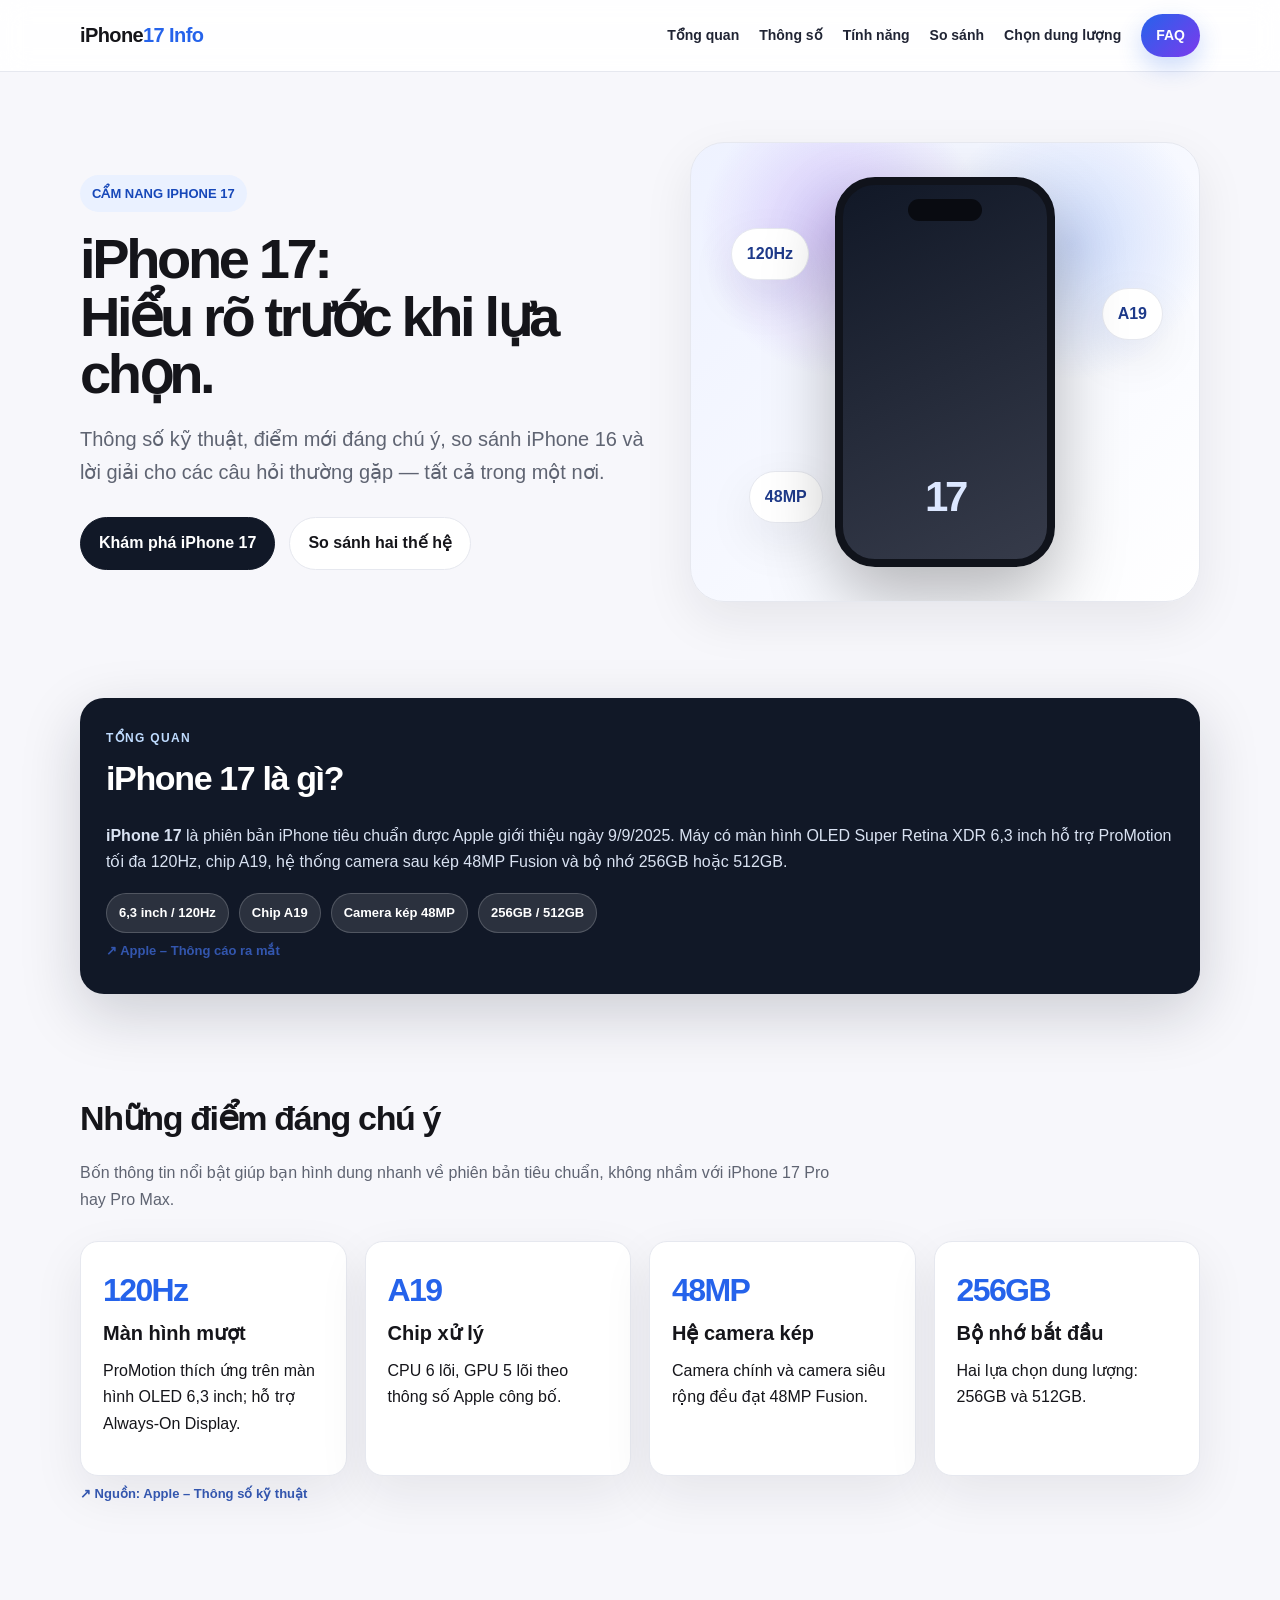
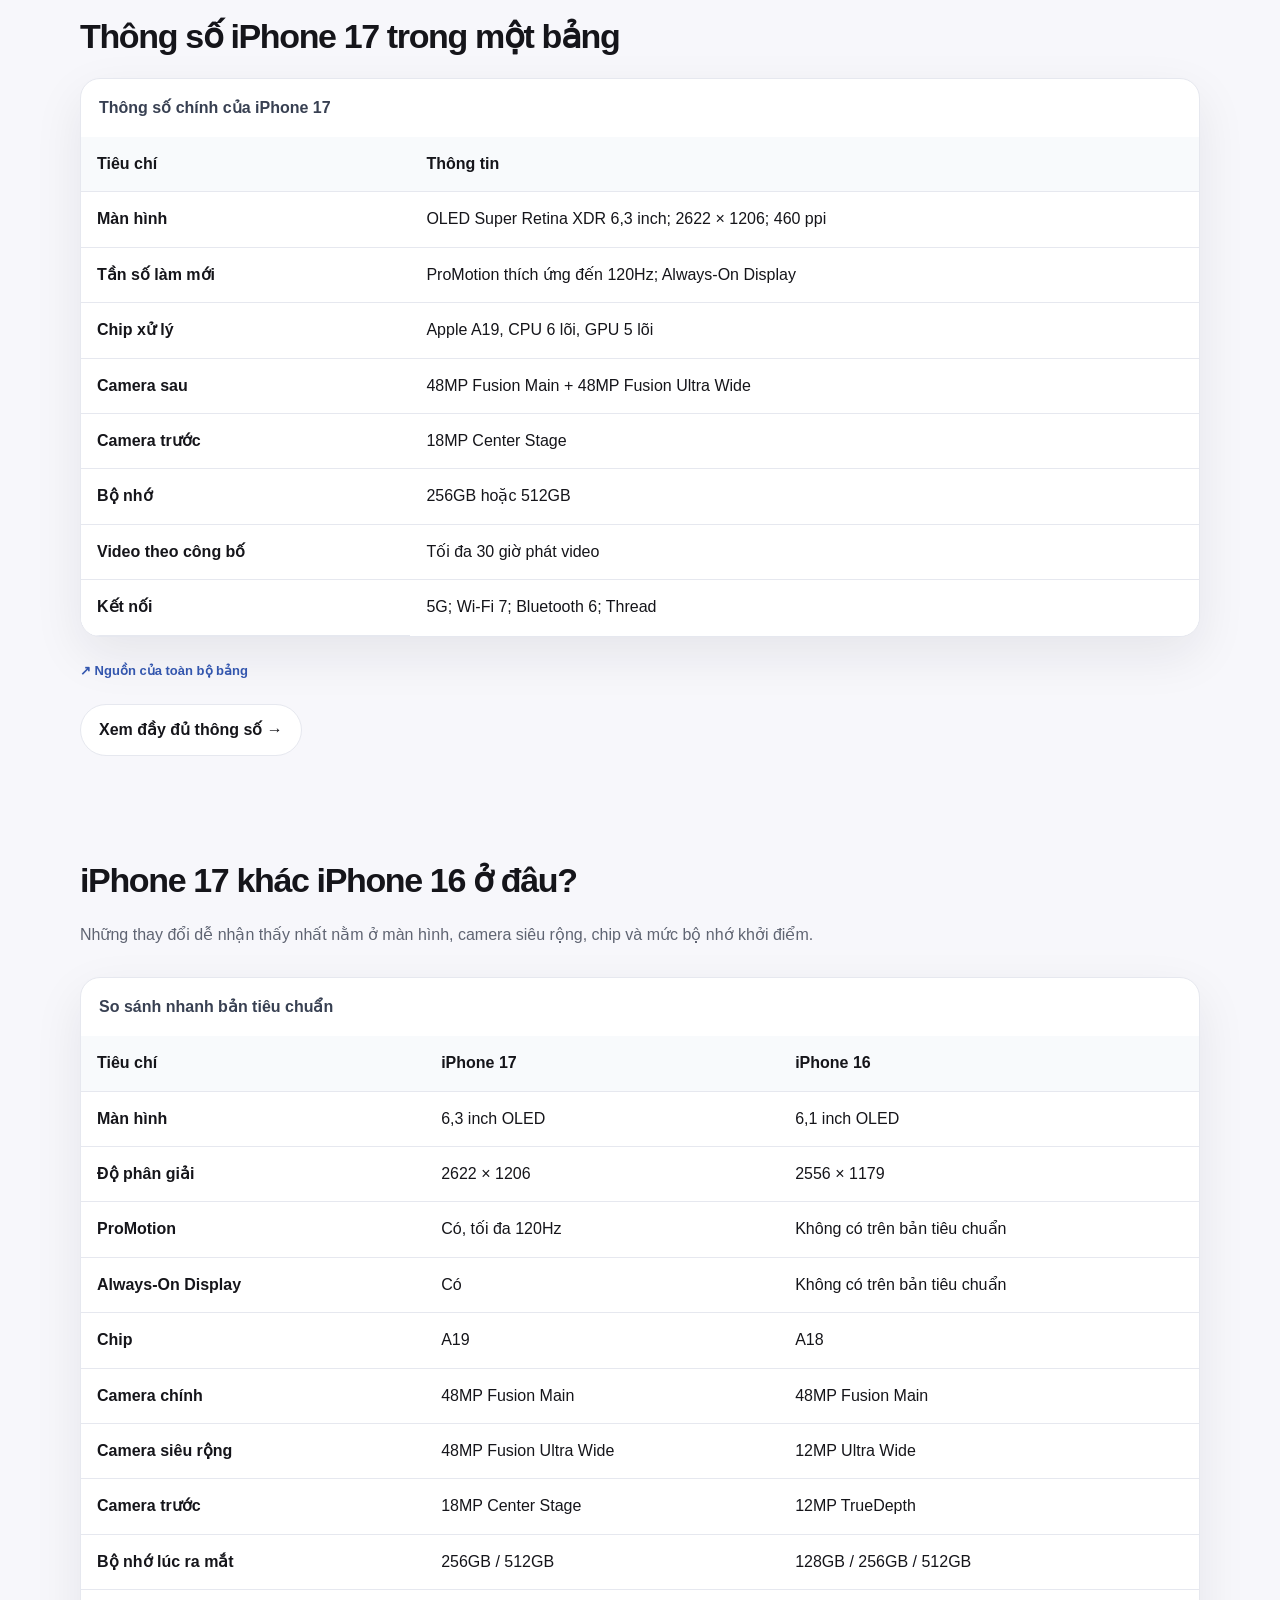
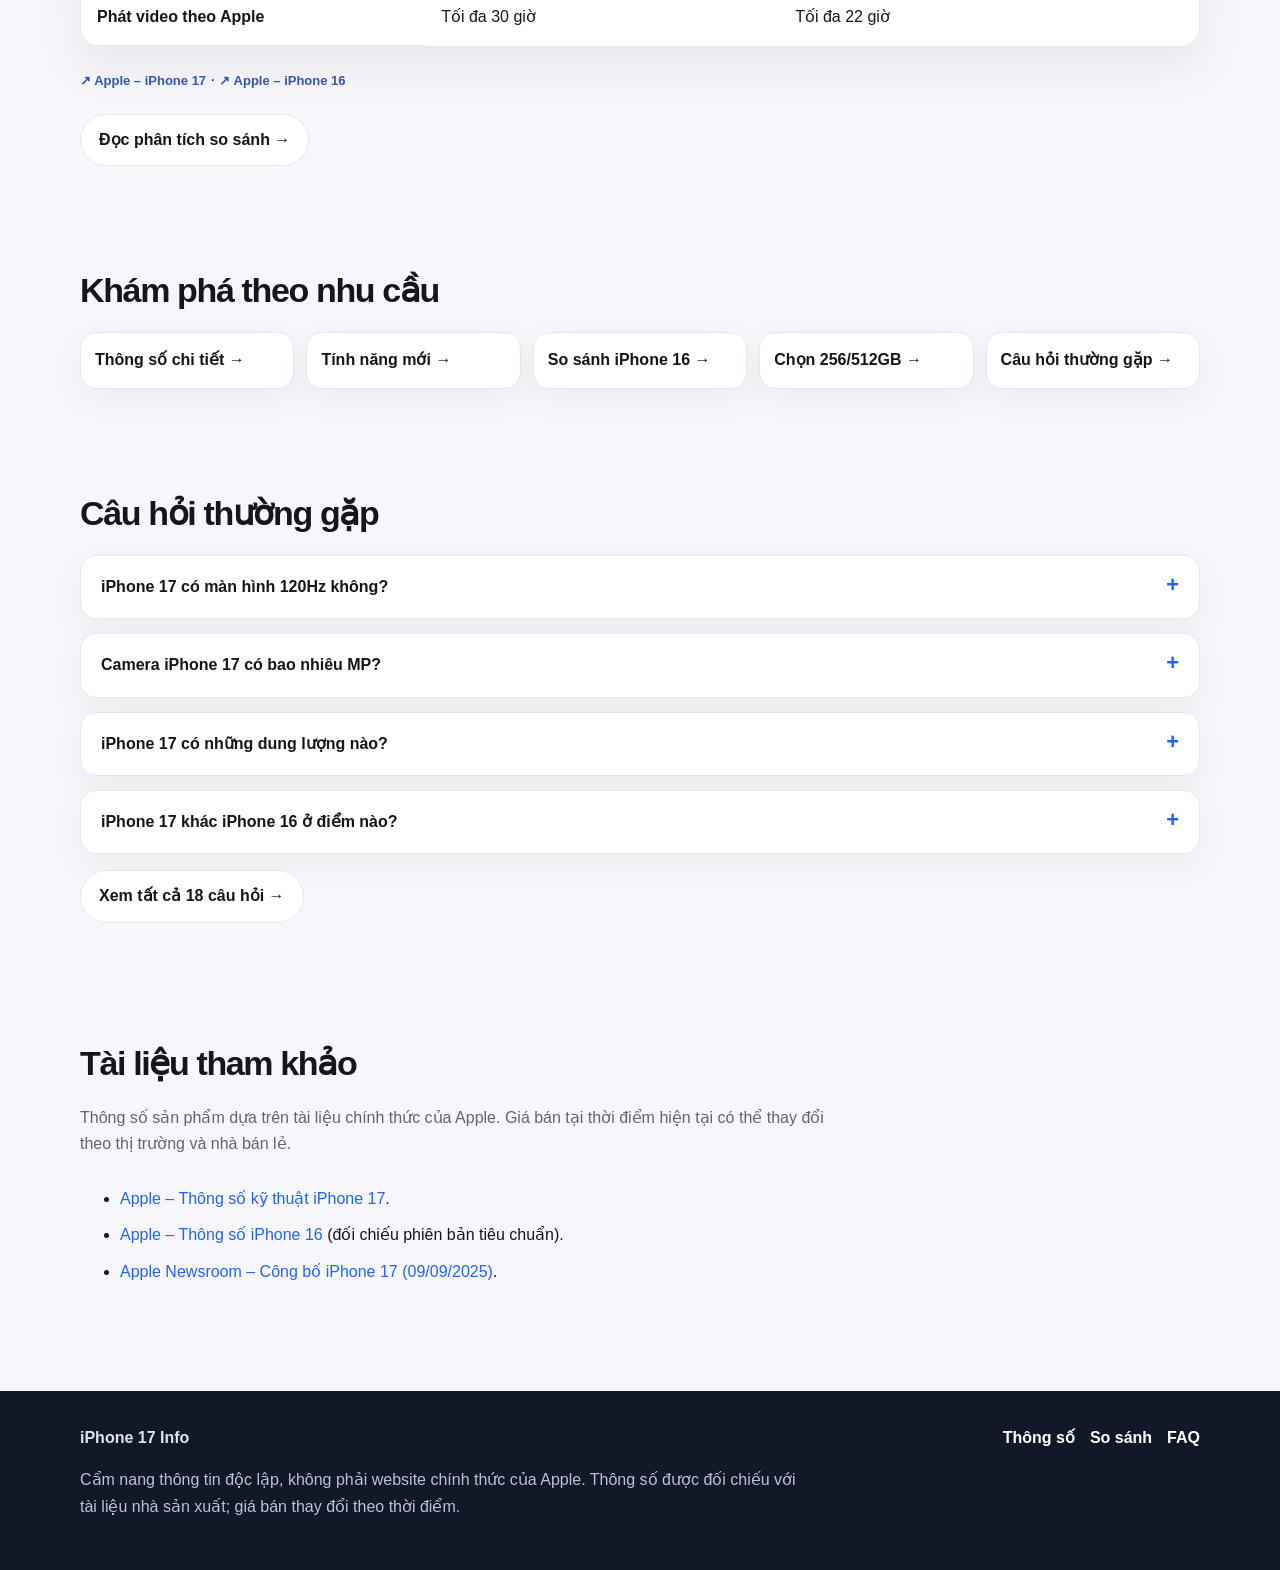
<file: index.html>
<!doctype html>
<html lang="vi">
<head>
<meta charset="utf-8"><meta name="viewport" content="width=device-width, initial-scale=1">
<title>iPhone 17: thông số, tính năng và so sánh iPhone 16</title>
<meta name="description" content="Tổng quan iPhone 17: màn hình 120Hz, A19, camera kép 48MP, bảng thông số, so sánh iPhone 16 và 18 câu hỏi thường gặp.">
<meta name="robots" content="index,follow,max-image-preview:large">
<meta name="theme-color" content="#f7f7fb">
<link rel="canonical" href="https://ttmt97k5.github.io/GEO_Ip17/">
<meta property="og:type" content="website"><meta property="og:locale" content="vi_VN"><meta property="og:title" content="iPhone 17: thông số, tính năng và so sánh iPhone 16"><meta property="og:description" content="Tổng quan iPhone 17: màn hình 120Hz, A19, camera kép 48MP, bảng thông số, so sánh iPhone 16 và 18 câu hỏi thường gặp."><meta property="og:url" content="https://ttmt97k5.github.io/GEO_Ip17/">
<link rel="stylesheet" href="css/style.css">
<script type="application/ld+json">
{
  "@context": "https://schema.org",
  "@graph": [
    {
      "@type": "WebSite",
      "@id": "https://ttmt97k5.github.io/GEO_Ip17/#website",
      "name": "iPhone 17 Info",
      "url": "https://ttmt97k5.github.io/GEO_Ip17/",
      "inLanguage": "vi-VN"
    },
    {
      "@type": "Organization",
      "@id": "https://ttmt97k5.github.io/GEO_Ip17/#publisher",
      "name": "iPhone 17 Info",
      "url": "https://ttmt97k5.github.io/GEO_Ip17/",
      "description": "Website tổng hợp thông tin độc lập về iPhone 17; không thuộc Apple."
    },
    {
      "@type": "Thing",
      "@id": "https://ttmt97k5.github.io/GEO_Ip17/#iphone17",
      "name": "Apple iPhone 17",
      "description": "iPhone 17 là điện thoại thông minh thuộc dòng iPhone của Apple, sở hữu màn hình 6,3 inch ProMotion 120Hz, chip A19 và hệ thống camera kép 48MP Fusion.",
      "sameAs": "https://www.apple.com/vn/iphone-17/specs/"
    },
    {
      "@type": "WebPage",
      "@id": "https://ttmt97k5.github.io/GEO_Ip17/#webpage",
      "url": "https://ttmt97k5.github.io/GEO_Ip17/",
      "name": "iPhone 17: thông số, tính năng và so sánh iPhone 16",
      "inLanguage": "vi-VN",
      "isPartOf": {
        "@id": "https://ttmt97k5.github.io/GEO_Ip17/#website"
      },
      "about": {
        "@id": "https://ttmt97k5.github.io/GEO_Ip17/#iphone17"
      },
      "publisher": {
        "@id": "https://ttmt97k5.github.io/GEO_Ip17/#publisher"
      }
    }
  ]
}
</script>
</head>
<body><a href="#main" class="skip">Đi tới nội dung chính</a>
<header class="topbar"><div class="container nav"><a class="brand" href="index.html" aria-label="iPhone 17 Info, về trang chủ">iPhone<span>17</span> <span class="brand-muted">Info</span></a><button class="mobile-toggle" type="button" aria-expanded="false" aria-controls="primary-menu">☰ Menu</button><nav class="menu" id="primary-menu" aria-label="Điều hướng chính"><a href="index.html" aria-current="page">Tổng quan</a><a href="specs.html">Thông số</a><a href="features.html">Tính năng</a><a href="compare.html">So sánh</a><a href="guide.html">Chọn dung lượng</a><a href="faq.html" class="cta">FAQ</a></nav></div></header>
<main id="main">
<section class="hero container"><div><span class="eyebrow">CẨM NANG IPHONE 17</span><h1>iPhone 17:<br>Hiểu rõ trước khi lựa chọn.</h1><p class="lead">Thông số kỹ thuật, điểm mới đáng chú ý, so sánh iPhone 16 và lời giải cho các câu hỏi thường gặp — tất cả trong một nơi.</p><div class="actions"><a class="btn primary" href="#tong-quan">Khám phá iPhone 17</a><a class="btn" href="compare.html">So sánh hai thế hệ</a></div></div><div class="phone-visual" role="img" aria-label="Minh họa điện thoại và các thông số iPhone 17"><div class="orb one">120Hz</div><div class="orb two">A19</div><div class="orb three">48MP</div><div class="device"></div></div></section>
<section class="container section" id="tong-quan"><div class="answer"><span class="label" style="color:#bfdbfe">TỔNG QUAN</span><h2>iPhone 17 là gì?</h2><p><strong>iPhone 17</strong> là phiên bản iPhone tiêu chuẩn được Apple giới thiệu ngày 9/9/2025. Máy có màn hình OLED Super Retina XDR 6,3 inch hỗ trợ ProMotion tối đa 120Hz, chip A19, hệ thống camera sau kép 48MP Fusion và bộ nhớ 256GB hoặc 512GB.</p><div class="pill-list"><span class="pill">6,3 inch / 120Hz</span><span class="pill">Chip A19</span><span class="pill">Camera kép 48MP</span><span class="pill">256GB / 512GB</span></div><a class="source" href="https://www.apple.com/vn/newsroom/2025/09/apple-introduces-iphone-17/" target="_blank" rel="noopener noreferrer">↗ Apple – Thông cáo ra mắt</a></div></section>
<section class="container section"><h2>Những điểm đáng chú ý</h2><p class="sub">Bốn thông tin nổi bật giúp bạn hình dung nhanh về phiên bản tiêu chuẩn, không nhầm với iPhone 17 Pro hay Pro Max.</p><div class="grid four"><article class="card"><div class="metric">120Hz</div><h3>Màn hình mượt</h3><p>ProMotion thích ứng trên màn hình OLED 6,3 inch; hỗ trợ Always-On Display.</p></article><article class="card"><div class="metric">A19</div><h3>Chip xử lý</h3><p>CPU 6 lõi, GPU 5 lõi theo thông số Apple công bố.</p></article><article class="card"><div class="metric">48MP</div><h3>Hệ camera kép</h3><p>Camera chính và camera siêu rộng đều đạt 48MP Fusion.</p></article><article class="card"><div class="metric">256GB</div><h3>Bộ nhớ bắt đầu</h3><p>Hai lựa chọn dung lượng: 256GB và 512GB.</p></article></div><a class="source" href="https://www.apple.com/vn/iphone-17/specs/" target="_blank" rel="noopener noreferrer">↗ Nguồn: Apple – Thông số kỹ thuật</a></section>
<section class="container section"><h2>Thông số iPhone 17 trong một bảng</h2><div class="table-wrap" role="region" tabindex="0" aria-label="Thông số chính của iPhone 17"><table><caption>Thông số chính của iPhone 17</caption><thead><tr><th scope="col">Tiêu chí</th><th scope="col">Thông tin</th></tr></thead><tbody><tr><th scope="row">Màn hình</th><td>OLED Super Retina XDR 6,3 inch; 2622 × 1206; 460 ppi</td></tr><tr><th scope="row">Tần số làm mới</th><td>ProMotion thích ứng đến 120Hz; Always-On Display</td></tr><tr><th scope="row">Chip xử lý</th><td>Apple A19, CPU 6 lõi, GPU 5 lõi</td></tr><tr><th scope="row">Camera sau</th><td>48MP Fusion Main + 48MP Fusion Ultra Wide</td></tr><tr><th scope="row">Camera trước</th><td>18MP Center Stage</td></tr><tr><th scope="row">Bộ nhớ</th><td>256GB hoặc 512GB</td></tr><tr><th scope="row">Video theo công bố</th><td>Tối đa 30 giờ phát video</td></tr><tr><th scope="row">Kết nối</th><td>5G; Wi-Fi 7; Bluetooth 6; Thread</td></tr></tbody></table></div><p><a class="source" href="https://www.apple.com/vn/iphone-17/specs/" target="_blank" rel="noopener noreferrer">↗ Nguồn của toàn bộ bảng</a></p><a class="btn" href="specs.html">Xem đầy đủ thông số →</a></section>
<section class="container section"><h2>iPhone 17 khác iPhone 16 ở đâu?</h2><p class="sub">Những thay đổi dễ nhận thấy nhất nằm ở màn hình, camera siêu rộng, chip và mức bộ nhớ khởi điểm.</p><div class="table-wrap" role="region" tabindex="0" aria-label="So sánh nhanh bản tiêu chuẩn"><table><caption>So sánh nhanh bản tiêu chuẩn</caption><thead><tr><th scope="col">Tiêu chí</th><th scope="col">iPhone 17</th><th scope="col">iPhone 16</th></tr></thead><tbody><tr><th scope="row">Màn hình</th><td>6,3 inch OLED</td><td>6,1 inch OLED</td></tr><tr><th scope="row">Độ phân giải</th><td>2622 × 1206</td><td>2556 × 1179</td></tr><tr><th scope="row">ProMotion</th><td>Có, tối đa 120Hz</td><td>Không có trên bản tiêu chuẩn</td></tr><tr><th scope="row">Always-On Display</th><td>Có</td><td>Không có trên bản tiêu chuẩn</td></tr><tr><th scope="row">Chip</th><td>A19</td><td>A18</td></tr><tr><th scope="row">Camera chính</th><td>48MP Fusion Main</td><td>48MP Fusion Main</td></tr><tr><th scope="row">Camera siêu rộng</th><td>48MP Fusion Ultra Wide</td><td>12MP Ultra Wide</td></tr><tr><th scope="row">Camera trước</th><td>18MP Center Stage</td><td>12MP TrueDepth</td></tr><tr><th scope="row">Bộ nhớ lúc ra mắt</th><td>256GB / 512GB</td><td>128GB / 256GB / 512GB</td></tr><tr><th scope="row">Phát video theo Apple</th><td>Tối đa 30 giờ</td><td>Tối đa 22 giờ</td></tr></tbody></table></div><p><a class="source" href="https://www.apple.com/vn/iphone-17/specs/" target="_blank" rel="noopener noreferrer">↗ Apple – iPhone 17</a> · <a class="source" href="https://www.apple.com/vn/iphone-16/specs/" target="_blank" rel="noopener noreferrer">↗ Apple – iPhone 16</a></p><a class="btn" href="compare.html">Đọc phân tích so sánh →</a></section>
<section class="container section"><h2>Khám phá theo nhu cầu</h2><div class="toc"><a href="specs.html">Thông số chi tiết →</a><a href="features.html">Tính năng mới →</a><a href="compare.html">So sánh iPhone 16 →</a><a href="guide.html">Chọn 256/512GB →</a><a href="faq.html">Câu hỏi thường gặp →</a></div></section>
<section class="container section"><h2>Câu hỏi thường gặp</h2><div class="faq"><details><summary>iPhone 17 có màn hình 120Hz không?</summary><p>Có. ProMotion hỗ trợ tần số làm mới thích ứng lên đến 120Hz.</p><a class="source" href="https://www.apple.com/vn/iphone-17/specs/" target="_blank" rel="noopener noreferrer">↗ Xem nguồn Apple</a></details><details><summary>Camera iPhone 17 có bao nhiêu MP?</summary><p>Camera sau gồm 48MP Fusion Main và 48MP Fusion Ultra Wide; camera trước là 18MP Center Stage.</p><a class="source" href="https://www.apple.com/vn/iphone-17/specs/" target="_blank" rel="noopener noreferrer">↗ Xem nguồn Apple</a></details><details><summary>iPhone 17 có những dung lượng nào?</summary><p>Apple công bố iPhone 17 có hai tùy chọn lưu trữ: 256GB và 512GB.</p><a class="source" href="https://www.apple.com/vn/iphone-17/specs/" target="_blank" rel="noopener noreferrer">↗ Xem nguồn Apple</a></details><details><summary>iPhone 17 khác iPhone 16 ở điểm nào?</summary><p>Bản tiêu chuẩn iPhone 17 có màn hình 6,3 inch ProMotion 120Hz, A19, camera siêu rộng 48MP và bộ nhớ khởi điểm 256GB; iPhone 16 có màn hình 6,1 inch, A18, Ultra Wide 12MP và bản khởi điểm 128GB lúc ra mắt.</p><a class="source" href="https://www.apple.com/vn/iphone-16/specs/" target="_blank" rel="noopener noreferrer">↗ Xem nguồn Apple</a></details></div><p><a class="btn" href="faq.html">Xem tất cả 18 câu hỏi →</a></p></section>
<div class="container"><section class="section"><h2>Tài liệu tham khảo</h2><p class="sub">Thông số sản phẩm dựa trên tài liệu chính thức của Apple. Giá bán tại thời điểm hiện tại có thể thay đổi theo thị trường và nhà bán lẻ.</p><ul class="source-list"><li><a href="https://www.apple.com/vn/iphone-17/specs/" target="_blank" rel="noopener noreferrer">Apple – Thông số kỹ thuật iPhone 17</a>.</li><li><a href="https://www.apple.com/vn/iphone-16/specs/" target="_blank" rel="noopener noreferrer">Apple – Thông số iPhone 16</a> (đối chiếu phiên bản tiêu chuẩn).</li><li><a href="https://www.apple.com/vn/newsroom/2025/09/apple-introduces-iphone-17/" target="_blank" rel="noopener noreferrer">Apple Newsroom – Công bố iPhone 17 (09/09/2025)</a>.</li></ul></section></div>
</main>
<footer class="footer"><div class="container footer-grid"><div><strong>iPhone 17 Info</strong><p>Cẩm nang thông tin độc lập, không phải website chính thức của Apple. Thông số được đối chiếu với tài liệu nhà sản xuất; giá bán thay đổi theo thời điểm.</p></div><div class="footer-links"><a href="specs.html">Thông số</a><a href="compare.html">So sánh</a><a href="faq.html">FAQ</a></div></div></footer>
<script src="js/script.js" defer></script>
</body></html>
</file>
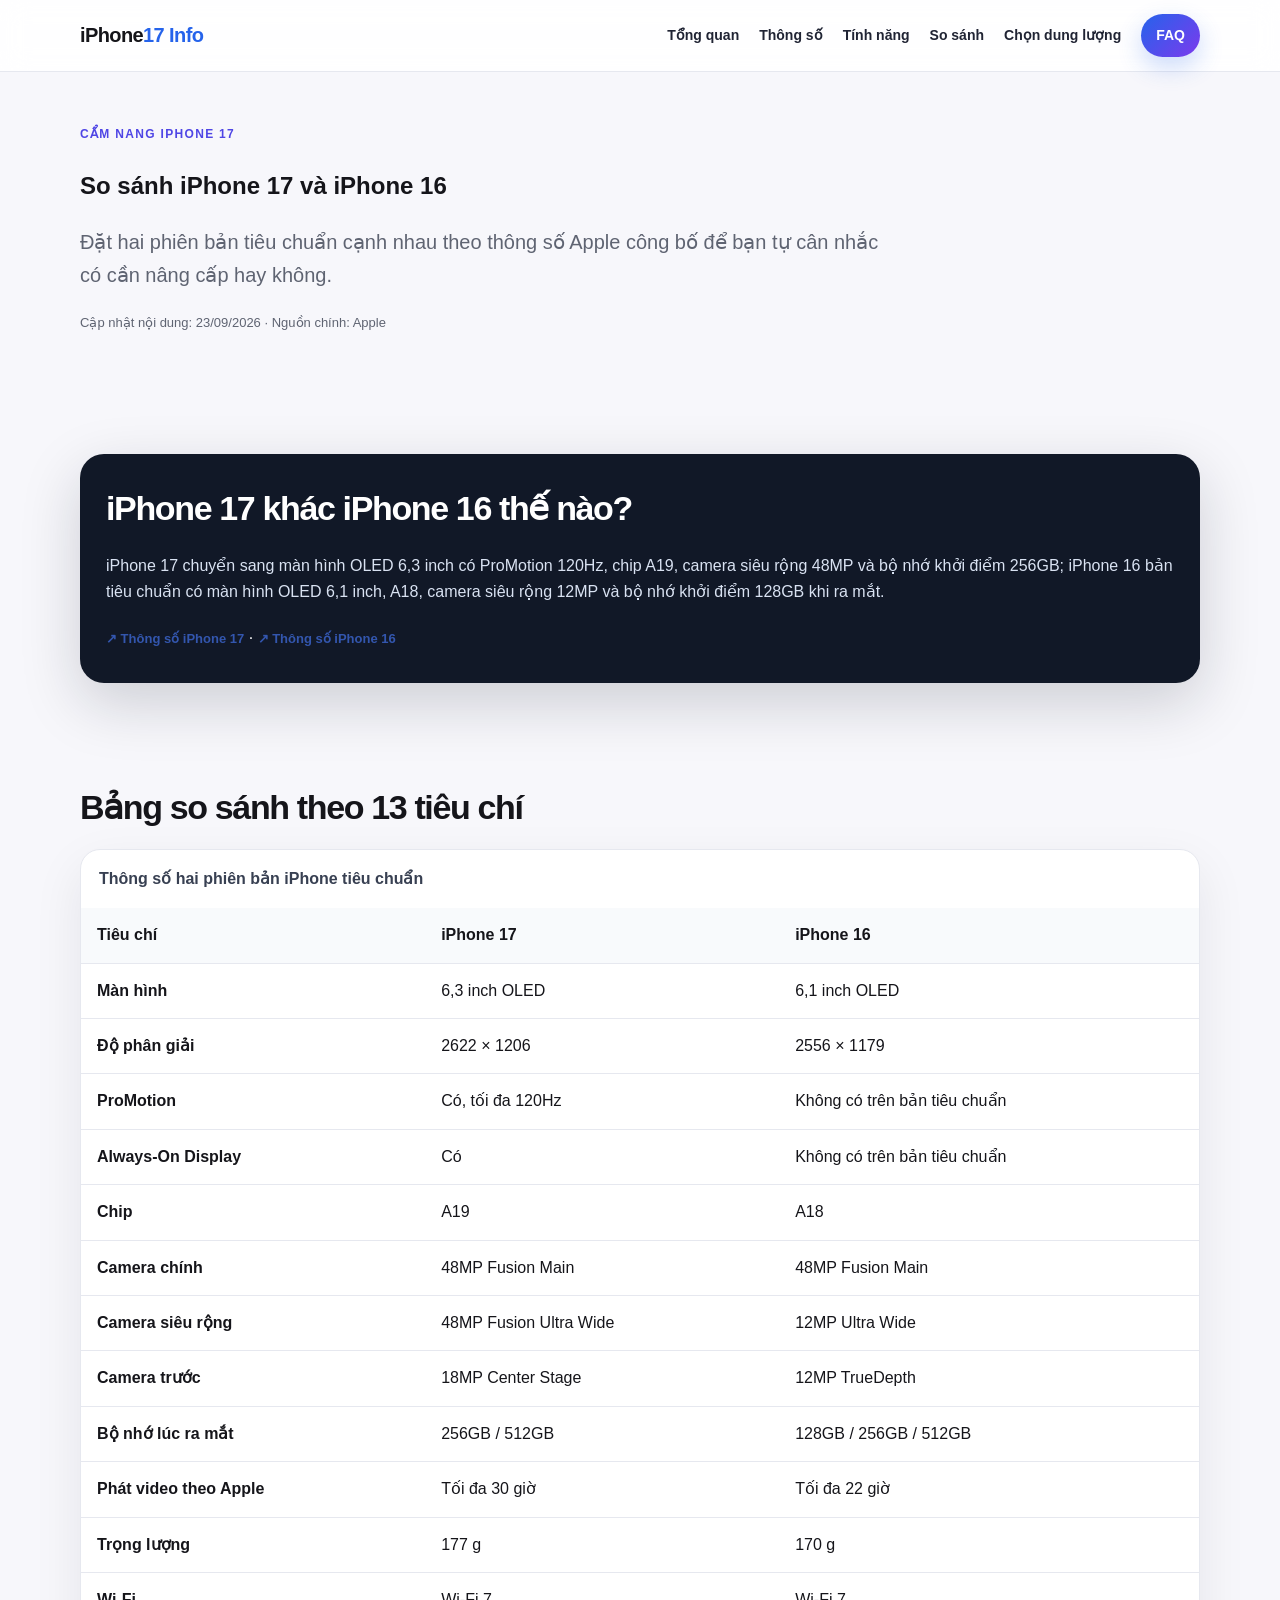
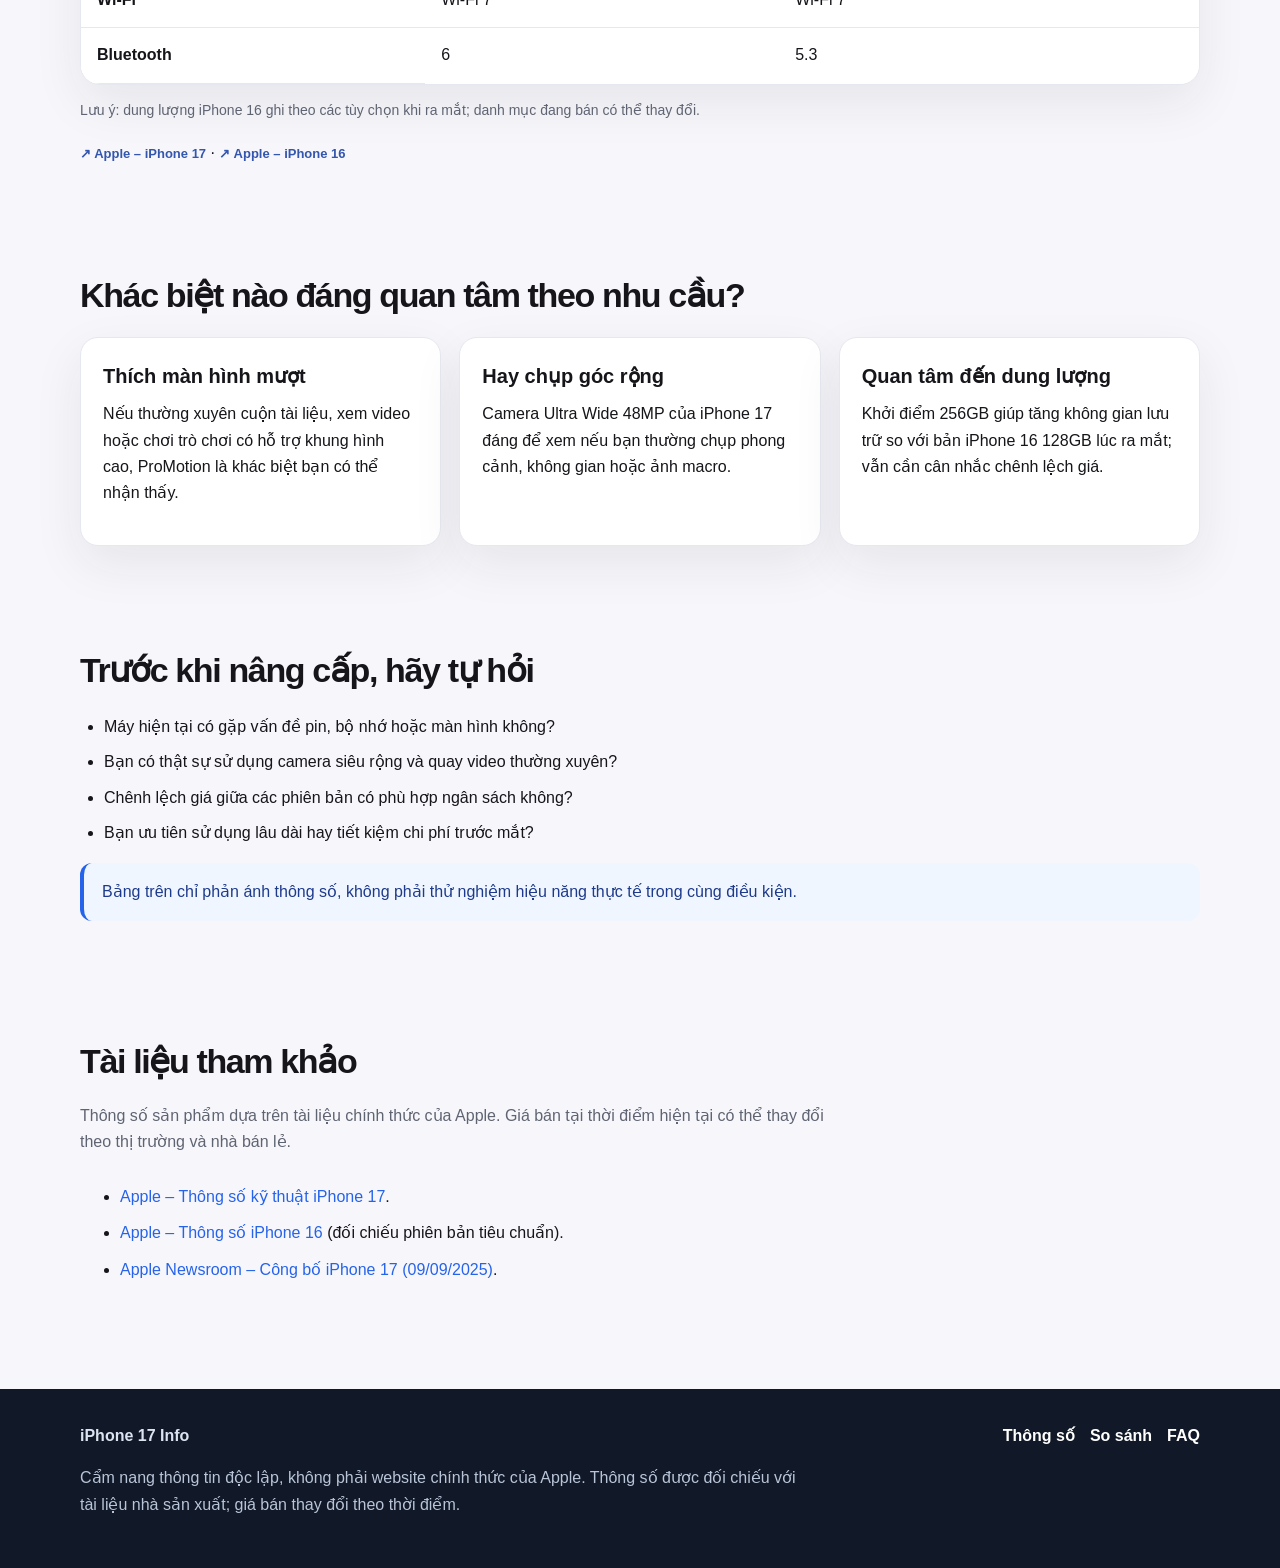
<file: compare.html>
<!doctype html>
<html lang="vi">
<head>
<meta charset="utf-8"><meta name="viewport" content="width=device-width, initial-scale=1">
<title>iPhone 17 vs iPhone 16: bảng so sánh chi tiết</title>
<meta name="description" content="So sánh iPhone 17 và iPhone 16: màn hình 120Hz, chip A19/A18, camera, bộ nhớ, pin và trọng lượng theo Apple.">
<meta name="robots" content="index,follow,max-image-preview:large">
<meta name="theme-color" content="#f7f7fb">
<link rel="canonical" href="https://ttmt97k5.github.io/GEO_Ip17/compare.html">
<meta property="og:type" content="website"><meta property="og:locale" content="vi_VN"><meta property="og:title" content="iPhone 17 vs iPhone 16: bảng so sánh chi tiết"><meta property="og:description" content="So sánh iPhone 17 và iPhone 16: màn hình 120Hz, chip A19/A18, camera, bộ nhớ, pin và trọng lượng theo Apple."><meta property="og:url" content="https://ttmt97k5.github.io/GEO_Ip17/compare.html">
<link rel="stylesheet" href="css/style.css">
<script type="application/ld+json">{"@context":"https://schema.org","@graph":[{"@type":"WebPage","@id":"https://ttmt97k5.github.io/GEO_Ip17/compare.html#webpage","url":"https://ttmt97k5.github.io/GEO_Ip17/compare.html","name":"iPhone 17 vs iPhone 16: bảng so sánh chi tiết","inLanguage":"vi-VN","isPartOf":{"@id":"https://ttmt97k5.github.io/GEO_Ip17/#website"},"about":{"@id":"https://ttmt97k5.github.io/GEO_Ip17/#iphone17"}},{"@type":"Article","@id":"https://ttmt97k5.github.io/GEO_Ip17/compare.html#article","headline":"iPhone 17 vs iPhone 16: bảng so sánh chi tiết","inLanguage":"vi-VN","mainEntityOfPage":"https://ttmt97k5.github.io/GEO_Ip17/compare.html","dateModified":"2026-09-23","author":{"@id":"https://ttmt97k5.github.io/GEO_Ip17/#publisher"},"publisher":{"@id":"https://ttmt97k5.github.io/GEO_Ip17/#publisher"},"about":{"@id":"https://ttmt97k5.github.io/GEO_Ip17/#iphone17"}},{"@type":"BreadcrumbList","itemListElement":[{"@type":"ListItem","position":1,"name":"Trang chủ","item":"https://ttmt97k5.github.io/GEO_Ip17/"},{"@type":"ListItem","position":2,"name":"So sánh","item":"https://ttmt97k5.github.io/GEO_Ip17/compare.html"}]}]}</script>
</head>
<body><a href="#main" class="skip">Đi tới nội dung chính</a>
<header class="topbar"><div class="container nav"><a class="brand" href="index.html" aria-label="iPhone 17 Info, về trang chủ">iPhone<span>17</span> <span class="brand-muted">Info</span></a><button class="mobile-toggle" type="button" aria-expanded="false" aria-controls="primary-menu">☰ Menu</button><nav class="menu" id="primary-menu" aria-label="Điều hướng chính"><a href="index.html">Tổng quan</a><a href="specs.html">Thông số</a><a href="features.html">Tính năng</a><a href="compare.html" aria-current="page">So sánh</a><a href="guide.html">Chọn dung lượng</a><a href="faq.html" class="cta">FAQ</a></nav></div></header>
<main id="main"><section class="container section"><span class="label">CẨM NANG IPHONE 17</span><h1>So sánh iPhone 17 và iPhone 16</h1><p class="lead intro">Đặt hai phiên bản tiêu chuẩn cạnh nhau theo thông số Apple công bố để bạn tự cân nhắc có cần nâng cấp hay không.</p><p class="meta-line">Cập nhật nội dung: 23/09/2026 · Nguồn chính: Apple</p></section><div class="container"><section class="section"><div class="answer"><h2>iPhone 17 khác iPhone 16 thế nào?</h2><p>iPhone 17 chuyển sang màn hình OLED 6,3 inch có ProMotion 120Hz, chip A19, camera siêu rộng 48MP và bộ nhớ khởi điểm 256GB; iPhone 16 bản tiêu chuẩn có màn hình OLED 6,1 inch, A18, camera siêu rộng 12MP và bộ nhớ khởi điểm 128GB khi ra mắt.</p><a class="source" href="https://www.apple.com/vn/iphone-17/specs/" target="_blank" rel="noopener noreferrer">↗ Thông số iPhone 17</a> · <a class="source" href="https://www.apple.com/vn/iphone-16/specs/" target="_blank" rel="noopener noreferrer">↗ Thông số iPhone 16</a></div></section><section class="section"><h2>Bảng so sánh theo 13 tiêu chí</h2><div class="table-wrap" role="region" tabindex="0" aria-label="Thông số hai phiên bản iPhone tiêu chuẩn"><table><caption>Thông số hai phiên bản iPhone tiêu chuẩn</caption><thead><tr><th scope="col">Tiêu chí</th><th scope="col">iPhone 17</th><th scope="col">iPhone 16</th></tr></thead><tbody><tr><th scope="row">Màn hình</th><td>6,3 inch OLED</td><td>6,1 inch OLED</td></tr><tr><th scope="row">Độ phân giải</th><td>2622 × 1206</td><td>2556 × 1179</td></tr><tr><th scope="row">ProMotion</th><td>Có, tối đa 120Hz</td><td>Không có trên bản tiêu chuẩn</td></tr><tr><th scope="row">Always-On Display</th><td>Có</td><td>Không có trên bản tiêu chuẩn</td></tr><tr><th scope="row">Chip</th><td>A19</td><td>A18</td></tr><tr><th scope="row">Camera chính</th><td>48MP Fusion Main</td><td>48MP Fusion Main</td></tr><tr><th scope="row">Camera siêu rộng</th><td>48MP Fusion Ultra Wide</td><td>12MP Ultra Wide</td></tr><tr><th scope="row">Camera trước</th><td>18MP Center Stage</td><td>12MP TrueDepth</td></tr><tr><th scope="row">Bộ nhớ lúc ra mắt</th><td>256GB / 512GB</td><td>128GB / 256GB / 512GB</td></tr><tr><th scope="row">Phát video theo Apple</th><td>Tối đa 30 giờ</td><td>Tối đa 22 giờ</td></tr><tr><th scope="row">Trọng lượng</th><td>177 g</td><td>170 g</td></tr><tr><th scope="row">Wi-Fi</th><td>Wi-Fi 7</td><td>Wi-Fi 7</td></tr><tr><th scope="row">Bluetooth</th><td>6</td><td>5.3</td></tr></tbody></table></div><p class="small">Lưu ý: dung lượng iPhone 16 ghi theo các tùy chọn khi ra mắt; danh mục đang bán có thể thay đổi.</p><a class="source" href="https://www.apple.com/vn/iphone-17/specs/" target="_blank" rel="noopener noreferrer">↗ Apple – iPhone 17</a> · <a class="source" href="https://www.apple.com/vn/iphone-16/specs/" target="_blank" rel="noopener noreferrer">↗ Apple – iPhone 16</a></section><section class="section"><h2>Khác biệt nào đáng quan tâm theo nhu cầu?</h2><div class="grid three"><article class="card"><h3>Thích màn hình mượt</h3><p>Nếu thường xuyên cuộn tài liệu, xem video hoặc chơi trò chơi có hỗ trợ khung hình cao, ProMotion là khác biệt bạn có thể nhận thấy.</p></article><article class="card"><h3>Hay chụp góc rộng</h3><p>Camera Ultra Wide 48MP của iPhone 17 đáng để xem nếu bạn thường chụp phong cảnh, không gian hoặc ảnh macro.</p></article><article class="card"><h3>Quan tâm đến dung lượng</h3><p>Khởi điểm 256GB giúp tăng không gian lưu trữ so với bản iPhone 16 128GB lúc ra mắt; vẫn cần cân nhắc chênh lệch giá.</p></article></div></section><section class="section"><h2>Trước khi nâng cấp, hãy tự hỏi</h2><ul class="bullets"><li>Máy hiện tại có gặp vấn đề pin, bộ nhớ hoặc màn hình không?</li><li>Bạn có thật sự sử dụng camera siêu rộng và quay video thường xuyên?</li><li>Chênh lệch giá giữa các phiên bản có phù hợp ngân sách không?</li><li>Bạn ưu tiên sử dụng lâu dài hay tiết kiệm chi phí trước mắt?</li></ul><p class="note">Bảng trên chỉ phản ánh thông số, không phải thử nghiệm hiệu năng thực tế trong cùng điều kiện.</p></section><section class="section"><h2>Tài liệu tham khảo</h2><p class="sub">Thông số sản phẩm dựa trên tài liệu chính thức của Apple. Giá bán tại thời điểm hiện tại có thể thay đổi theo thị trường và nhà bán lẻ.</p><ul class="source-list"><li><a href="https://www.apple.com/vn/iphone-17/specs/" target="_blank" rel="noopener noreferrer">Apple – Thông số kỹ thuật iPhone 17</a>.</li><li><a href="https://www.apple.com/vn/iphone-16/specs/" target="_blank" rel="noopener noreferrer">Apple – Thông số iPhone 16</a> (đối chiếu phiên bản tiêu chuẩn).</li><li><a href="https://www.apple.com/vn/newsroom/2025/09/apple-introduces-iphone-17/" target="_blank" rel="noopener noreferrer">Apple Newsroom – Công bố iPhone 17 (09/09/2025)</a>.</li></ul></section></div></main>
<footer class="footer"><div class="container footer-grid"><div><strong>iPhone 17 Info</strong><p>Cẩm nang thông tin độc lập, không phải website chính thức của Apple. Thông số được đối chiếu với tài liệu nhà sản xuất; giá bán thay đổi theo thời điểm.</p></div><div class="footer-links"><a href="specs.html">Thông số</a><a href="compare.html">So sánh</a><a href="faq.html">FAQ</a></div></div></footer>
<script src="js/script.js" defer></script>
</body></html>
</file>
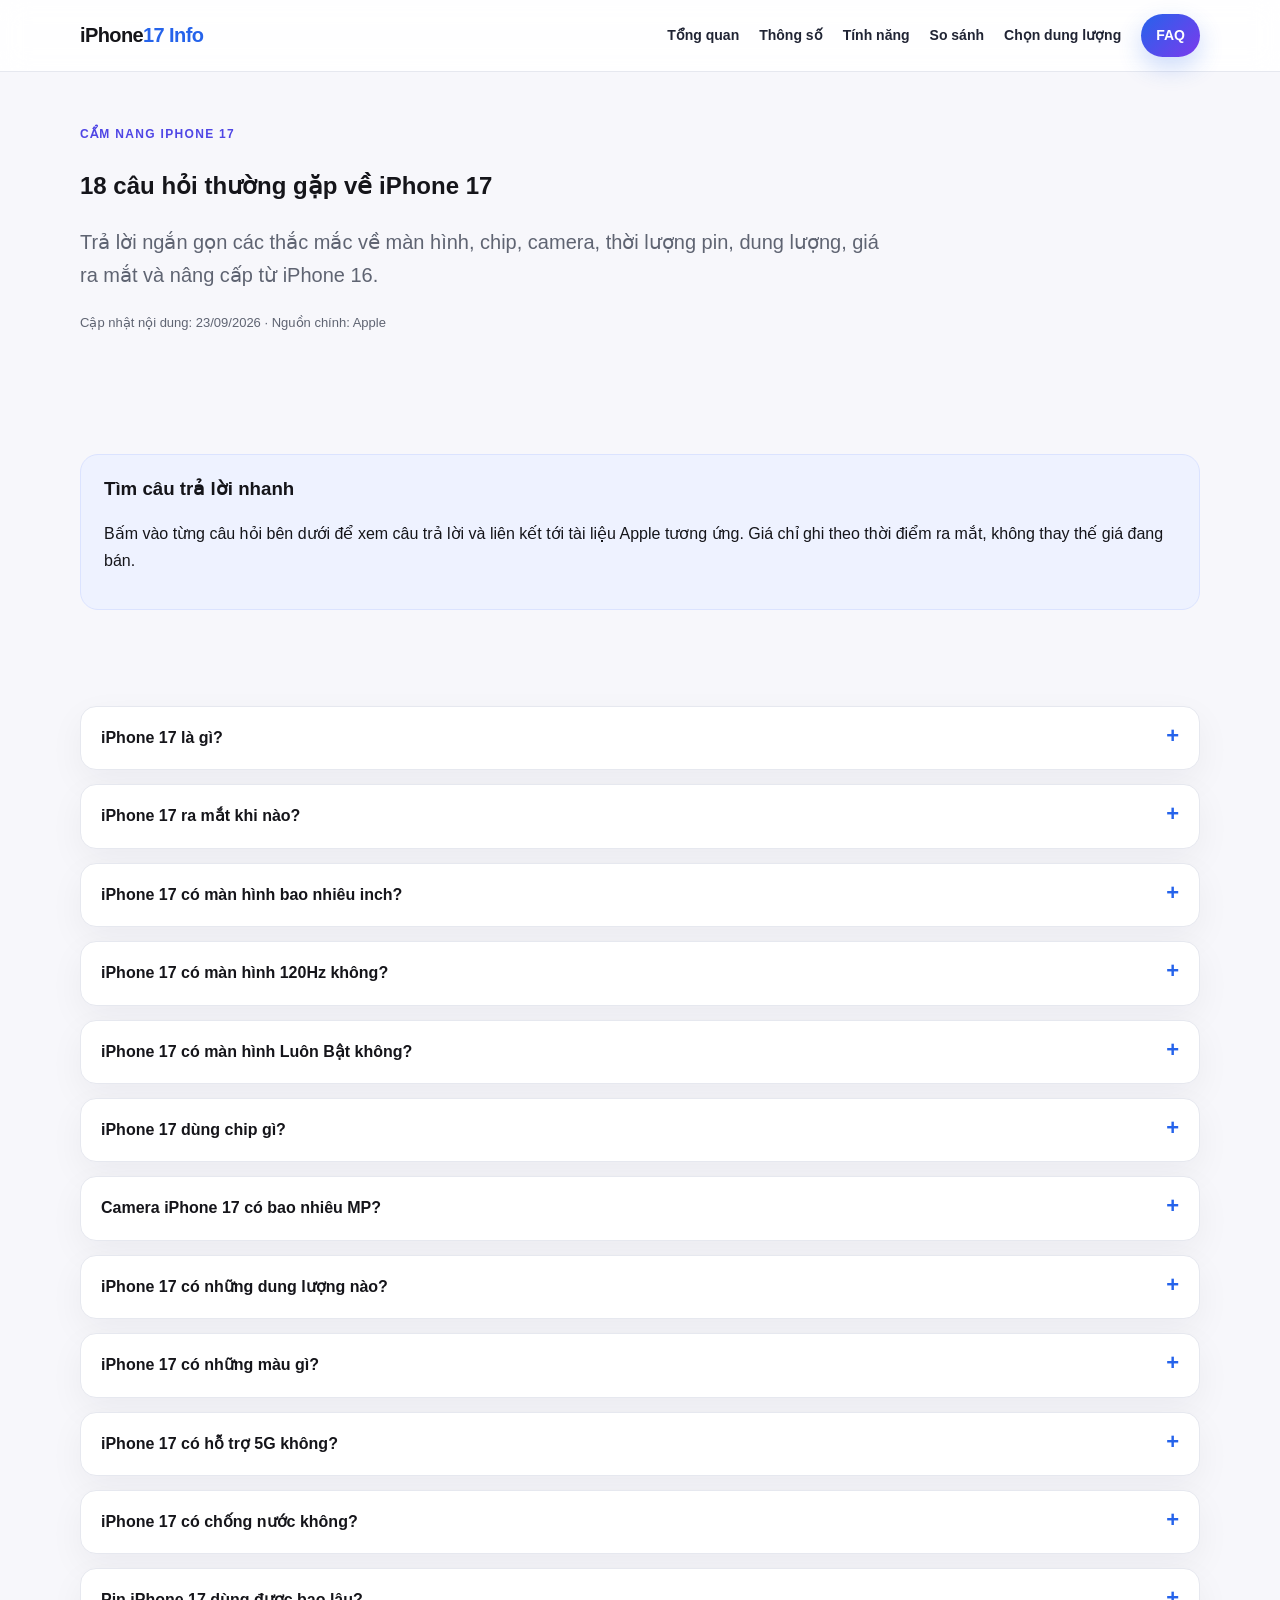
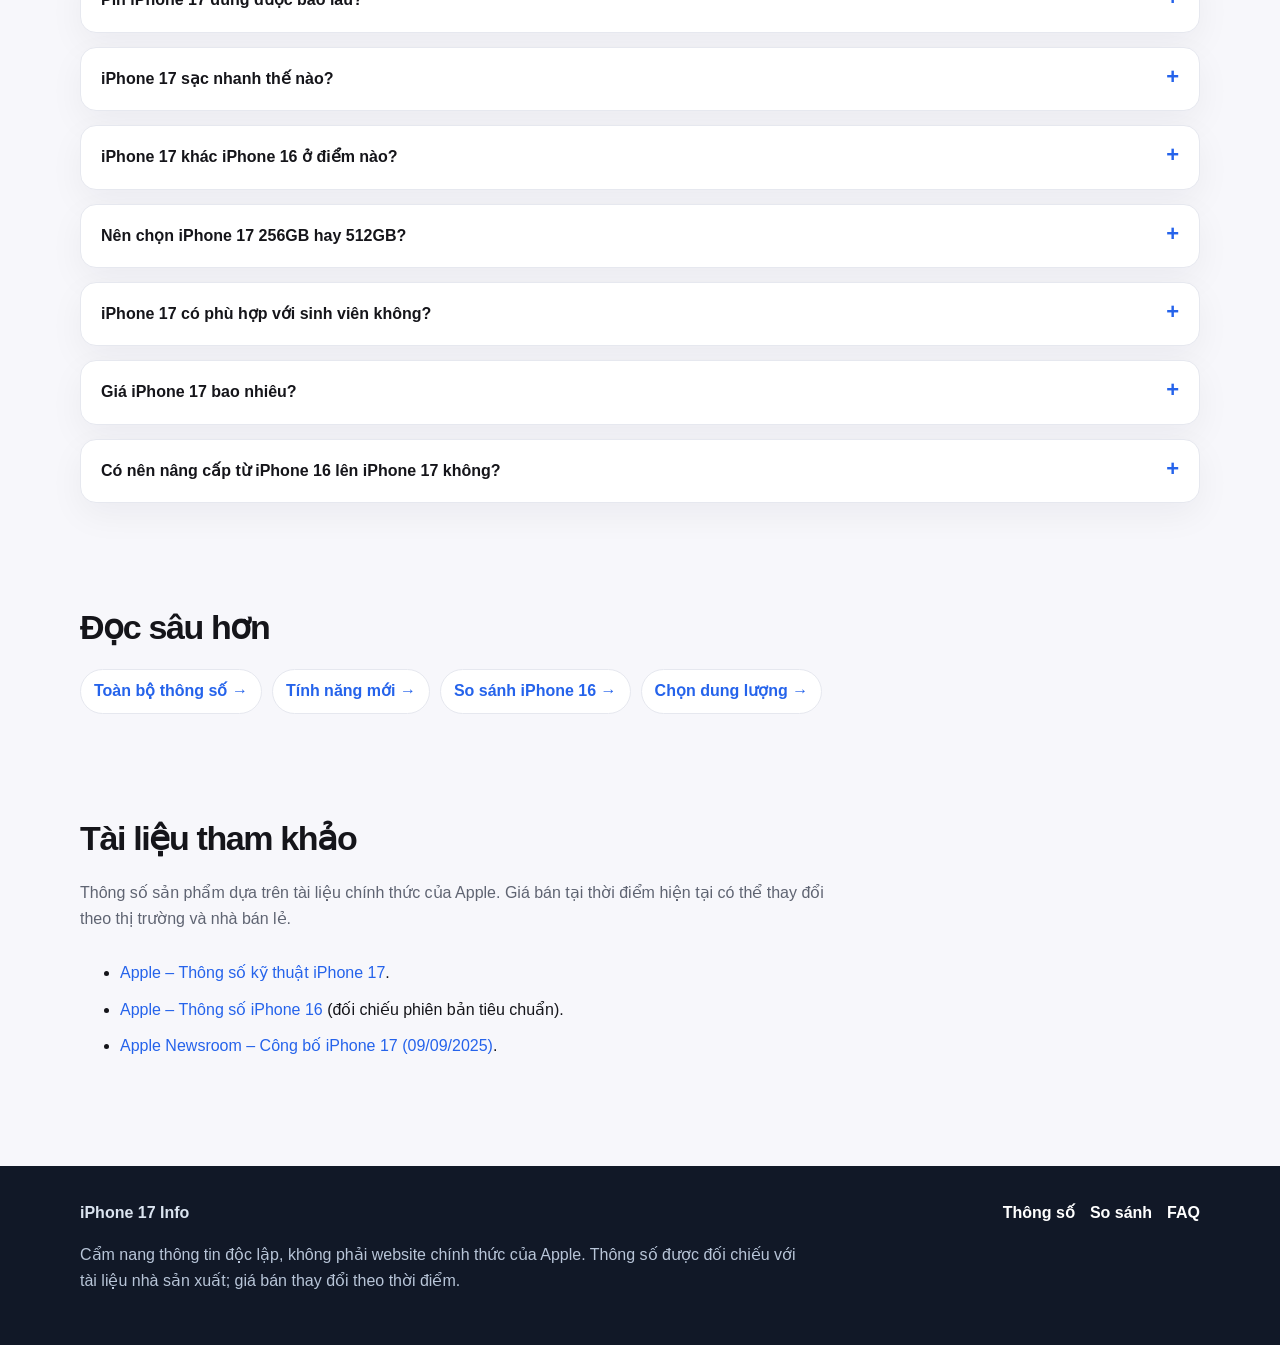
<file: faq.html>
<!doctype html>
<html lang="vi">
<head>
<meta charset="utf-8"><meta name="viewport" content="width=device-width, initial-scale=1">
<title>18 câu hỏi thường gặp về iPhone 17</title>
<meta name="description" content="FAQ iPhone 17 có nguồn Apple: giá ra mắt, màn hình 120Hz, camera 48MP, pin, 5G, dung lượng và so sánh iPhone 16.">
<meta name="robots" content="index,follow,max-image-preview:large">
<meta name="theme-color" content="#f7f7fb">
<link rel="canonical" href="https://ttmt97k5.github.io/GEO_Ip17/faq.html">
<meta property="og:type" content="website"><meta property="og:locale" content="vi_VN"><meta property="og:title" content="18 câu hỏi thường gặp về iPhone 17"><meta property="og:description" content="FAQ iPhone 17 có nguồn Apple: giá ra mắt, màn hình 120Hz, camera 48MP, pin, 5G, dung lượng và so sánh iPhone 16."><meta property="og:url" content="https://ttmt97k5.github.io/GEO_Ip17/faq.html">
<link rel="stylesheet" href="css/style.css">
<script type="application/ld+json">{"@context":"https://schema.org","@graph":[{"@type":"WebPage","@id":"https://ttmt97k5.github.io/GEO_Ip17/faq.html#webpage","url":"https://ttmt97k5.github.io/GEO_Ip17/faq.html","name":"18 câu hỏi thường gặp về iPhone 17","inLanguage":"vi-VN","isPartOf":{"@id":"https://ttmt97k5.github.io/GEO_Ip17/#website"},"about":{"@id":"https://ttmt97k5.github.io/GEO_Ip17/#iphone17"}},{"@type":"Article","@id":"https://ttmt97k5.github.io/GEO_Ip17/faq.html#article","headline":"18 câu hỏi thường gặp về iPhone 17","inLanguage":"vi-VN","mainEntityOfPage":"https://ttmt97k5.github.io/GEO_Ip17/faq.html","dateModified":"2026-09-23","author":{"@id":"https://ttmt97k5.github.io/GEO_Ip17/#publisher"},"publisher":{"@id":"https://ttmt97k5.github.io/GEO_Ip17/#publisher"},"about":{"@id":"https://ttmt97k5.github.io/GEO_Ip17/#iphone17"}},{"@type":"BreadcrumbList","itemListElement":[{"@type":"ListItem","position":1,"name":"Trang chủ","item":"https://ttmt97k5.github.io/GEO_Ip17/"},{"@type":"ListItem","position":2,"name":"FAQ","item":"https://ttmt97k5.github.io/GEO_Ip17/faq.html"}]},{"@type":"FAQPage","@id":"https://ttmt97k5.github.io/GEO_Ip17/faq.html#faq","mainEntity":[{"@type":"Question","name":"iPhone 17 là gì?","acceptedAnswer":{"@type":"Answer","text":"iPhone 17 là mẫu iPhone bản tiêu chuẩn do Apple giới thiệu ngày 9/9/2025, trang bị màn hình OLED 6,3 inch, chip A19 và hai camera sau 48MP Fusion."}},{"@type":"Question","name":"iPhone 17 ra mắt khi nào?","acceptedAnswer":{"@type":"Answer","text":"Apple công bố iPhone 17 ngày 9/9/2025; hãng thông báo mở đặt trước ngày 12/9 và có hàng từ 19/9/2025 tại thị trường đợt đầu."}},{"@type":"Question","name":"iPhone 17 có màn hình bao nhiêu inch?","acceptedAnswer":{"@type":"Answer","text":"iPhone 17 có màn hình OLED Super Retina XDR 6,3 inch, độ phân giải 2622 × 1206 pixel và mật độ 460 ppi."}},{"@type":"Question","name":"iPhone 17 có màn hình 120Hz không?","acceptedAnswer":{"@type":"Answer","text":"Có. ProMotion hỗ trợ tần số làm mới thích ứng lên đến 120Hz."}},{"@type":"Question","name":"iPhone 17 có màn hình Luôn Bật không?","acceptedAnswer":{"@type":"Answer","text":"Có. iPhone 17 hỗ trợ Always-On Display, còn gọi là màn hình Luôn Bật."}},{"@type":"Question","name":"iPhone 17 dùng chip gì?","acceptedAnswer":{"@type":"Answer","text":"iPhone 17 sử dụng chip Apple A19 với CPU 6 lõi và GPU 5 lõi."}},{"@type":"Question","name":"Camera iPhone 17 có bao nhiêu MP?","acceptedAnswer":{"@type":"Answer","text":"Camera sau gồm 48MP Fusion Main và 48MP Fusion Ultra Wide; camera trước là 18MP Center Stage."}},{"@type":"Question","name":"iPhone 17 có những dung lượng nào?","acceptedAnswer":{"@type":"Answer","text":"Apple công bố iPhone 17 có hai tùy chọn lưu trữ: 256GB và 512GB."}},{"@type":"Question","name":"iPhone 17 có những màu gì?","acceptedAnswer":{"@type":"Answer","text":"iPhone 17 có năm màu: đen, trắng, xanh lam khói, xanh lá xô thơm và tím oải hương."}},{"@type":"Question","name":"iPhone 17 có hỗ trợ 5G không?","acceptedAnswer":{"@type":"Answer","text":"Có. iPhone 17 hỗ trợ kết nối di động 5G; khả năng sử dụng phụ thuộc nhà mạng, khu vực và gói cước."}},{"@type":"Question","name":"iPhone 17 có chống nước không?","acceptedAnswer":{"@type":"Answer","text":"Máy đạt IP68 theo IEC 60529, được thử nghiệm ở độ sâu tối đa 6 mét trong tối đa 30 phút; khả năng kháng nước có thể giảm theo thời gian."}},{"@type":"Question","name":"Pin iPhone 17 dùng được bao lâu?","acceptedAnswer":{"@type":"Answer","text":"Apple công bố thời gian phát video lên đến 30 giờ. Thời lượng sử dụng thực tế khác nhau theo ứng dụng, độ sáng, mạng và tình trạng pin."}},{"@type":"Question","name":"iPhone 17 sạc nhanh thế nào?","acceptedAnswer":{"@type":"Answer","text":"Apple công bố sạc có dây lên đến 50% trong khoảng 20 phút khi dùng adapter 40W trở lên; adapter bán riêng."}},{"@type":"Question","name":"iPhone 17 khác iPhone 16 ở điểm nào?","acceptedAnswer":{"@type":"Answer","text":"Bản tiêu chuẩn iPhone 17 có màn hình 6,3 inch ProMotion 120Hz, A19, camera siêu rộng 48MP và bộ nhớ khởi điểm 256GB; iPhone 16 có màn hình 6,1 inch, A18, Ultra Wide 12MP và bản khởi điểm 128GB lúc ra mắt."}},{"@type":"Question","name":"Nên chọn iPhone 17 256GB hay 512GB?","acceptedAnswer":{"@type":"Answer","text":"256GB phù hợp khi bạn dùng lưu trữ đám mây, quay video vừa phải và thường xuyên dọn dữ liệu; 512GB hữu ích nếu lưu nhiều video 4K hoặc muốn nhiều chỗ trống lâu dài. Đây là gợi ý theo nhu cầu, không phải thông số hiệu năng."}},{"@type":"Question","name":"iPhone 17 có phù hợp với sinh viên không?","acceptedAnswer":{"@type":"Answer","text":"Máy có thể đáp ứng nhu cầu học tập, ảnh, video và ứng dụng thường ngày; quyết định phụ thuộc ngân sách, hệ sinh thái đang dùng và dung lượng bạn cần."}},{"@type":"Question","name":"Giá iPhone 17 bao nhiêu?","acceptedAnswer":{"@type":"Answer","text":"Apple công bố giá khởi điểm tại Việt Nam từ 24.999.000đ vào thời điểm ra mắt tháng 9/2025. Giá bán thực tế tại thời điểm tìm kiếm có thể khác."}},{"@type":"Question","name":"Có nên nâng cấp từ iPhone 16 lên iPhone 17 không?","acceptedAnswer":{"@type":"Answer","text":"Hãy so sánh nhu cầu về màn hình 120Hz, camera siêu rộng 48MP, pin theo công bố và bộ nhớ; nếu iPhone 16 hiện tại vẫn đáp ứng nhu cầu, bạn có thể tiếp tục sử dụng."}}]}]}</script>
</head>
<body><a href="#main" class="skip">Đi tới nội dung chính</a>
<header class="topbar"><div class="container nav"><a class="brand" href="index.html" aria-label="iPhone 17 Info, về trang chủ">iPhone<span>17</span> <span class="brand-muted">Info</span></a><button class="mobile-toggle" type="button" aria-expanded="false" aria-controls="primary-menu">☰ Menu</button><nav class="menu" id="primary-menu" aria-label="Điều hướng chính"><a href="index.html">Tổng quan</a><a href="specs.html">Thông số</a><a href="features.html">Tính năng</a><a href="compare.html">So sánh</a><a href="guide.html">Chọn dung lượng</a><a href="faq.html" aria-current="page" class="cta">FAQ</a></nav></div></header>
<main id="main"><section class="container section"><span class="label">CẨM NANG IPHONE 17</span><h1>18 câu hỏi thường gặp về iPhone 17</h1><p class="lead intro">Trả lời ngắn gọn các thắc mắc về màn hình, chip, camera, thời lượng pin, dung lượng, giá ra mắt và nâng cấp từ iPhone 16.</p><p class="meta-line">Cập nhật nội dung: 23/09/2026 · Nguồn chính: Apple</p></section><div class="container"><section class="section"><div class="callout"><h3>Tìm câu trả lời nhanh</h3><p>Bấm vào từng câu hỏi bên dưới để xem câu trả lời và liên kết tới tài liệu Apple tương ứng. Giá chỉ ghi theo thời điểm ra mắt, không thay thế giá đang bán.</p></div></section><section class="section faq"><details><summary>iPhone 17 là gì?</summary><p>iPhone 17 là mẫu iPhone bản tiêu chuẩn do Apple giới thiệu ngày 9/9/2025, trang bị màn hình OLED 6,3 inch, chip A19 và hai camera sau 48MP Fusion.</p><a class="source" href="https://www.apple.com/vn/newsroom/2025/09/apple-introduces-iphone-17/" target="_blank" rel="noopener noreferrer">↗ Nguồn: Apple</a></details><details><summary>iPhone 17 ra mắt khi nào?</summary><p>Apple công bố iPhone 17 ngày 9/9/2025; hãng thông báo mở đặt trước ngày 12/9 và có hàng từ 19/9/2025 tại thị trường đợt đầu.</p><a class="source" href="https://www.apple.com/vn/newsroom/2025/09/apple-introduces-iphone-17/" target="_blank" rel="noopener noreferrer">↗ Nguồn: Apple</a></details><details><summary>iPhone 17 có màn hình bao nhiêu inch?</summary><p>iPhone 17 có màn hình OLED Super Retina XDR 6,3 inch, độ phân giải 2622 × 1206 pixel và mật độ 460 ppi.</p><a class="source" href="https://www.apple.com/vn/iphone-17/specs/" target="_blank" rel="noopener noreferrer">↗ Nguồn: Apple</a></details><details><summary>iPhone 17 có màn hình 120Hz không?</summary><p>Có. ProMotion hỗ trợ tần số làm mới thích ứng lên đến 120Hz.</p><a class="source" href="https://www.apple.com/vn/iphone-17/specs/" target="_blank" rel="noopener noreferrer">↗ Nguồn: Apple</a></details><details><summary>iPhone 17 có màn hình Luôn Bật không?</summary><p>Có. iPhone 17 hỗ trợ Always-On Display, còn gọi là màn hình Luôn Bật.</p><a class="source" href="https://www.apple.com/vn/iphone-17/specs/" target="_blank" rel="noopener noreferrer">↗ Nguồn: Apple</a></details><details><summary>iPhone 17 dùng chip gì?</summary><p>iPhone 17 sử dụng chip Apple A19 với CPU 6 lõi và GPU 5 lõi.</p><a class="source" href="https://www.apple.com/vn/iphone-17/specs/" target="_blank" rel="noopener noreferrer">↗ Nguồn: Apple</a></details><details><summary>Camera iPhone 17 có bao nhiêu MP?</summary><p>Camera sau gồm 48MP Fusion Main và 48MP Fusion Ultra Wide; camera trước là 18MP Center Stage.</p><a class="source" href="https://www.apple.com/vn/iphone-17/specs/" target="_blank" rel="noopener noreferrer">↗ Nguồn: Apple</a></details><details><summary>iPhone 17 có những dung lượng nào?</summary><p>Apple công bố iPhone 17 có hai tùy chọn lưu trữ: 256GB và 512GB.</p><a class="source" href="https://www.apple.com/vn/iphone-17/specs/" target="_blank" rel="noopener noreferrer">↗ Nguồn: Apple</a></details><details><summary>iPhone 17 có những màu gì?</summary><p>iPhone 17 có năm màu: đen, trắng, xanh lam khói, xanh lá xô thơm và tím oải hương.</p><a class="source" href="https://www.apple.com/vn/newsroom/2025/09/apple-introduces-iphone-17/" target="_blank" rel="noopener noreferrer">↗ Nguồn: Apple</a></details><details><summary>iPhone 17 có hỗ trợ 5G không?</summary><p>Có. iPhone 17 hỗ trợ kết nối di động 5G; khả năng sử dụng phụ thuộc nhà mạng, khu vực và gói cước.</p><a class="source" href="https://www.apple.com/vn/iphone-17/specs/" target="_blank" rel="noopener noreferrer">↗ Nguồn: Apple</a></details><details><summary>iPhone 17 có chống nước không?</summary><p>Máy đạt IP68 theo IEC 60529, được thử nghiệm ở độ sâu tối đa 6 mét trong tối đa 30 phút; khả năng kháng nước có thể giảm theo thời gian.</p><a class="source" href="https://www.apple.com/vn/iphone-17/specs/" target="_blank" rel="noopener noreferrer">↗ Nguồn: Apple</a></details><details><summary>Pin iPhone 17 dùng được bao lâu?</summary><p>Apple công bố thời gian phát video lên đến 30 giờ. Thời lượng sử dụng thực tế khác nhau theo ứng dụng, độ sáng, mạng và tình trạng pin.</p><a class="source" href="https://www.apple.com/vn/iphone-17/specs/" target="_blank" rel="noopener noreferrer">↗ Nguồn: Apple</a></details><details><summary>iPhone 17 sạc nhanh thế nào?</summary><p>Apple công bố sạc có dây lên đến 50% trong khoảng 20 phút khi dùng adapter 40W trở lên; adapter bán riêng.</p><a class="source" href="https://www.apple.com/vn/iphone-17/specs/" target="_blank" rel="noopener noreferrer">↗ Nguồn: Apple</a></details><details><summary>iPhone 17 khác iPhone 16 ở điểm nào?</summary><p>Bản tiêu chuẩn iPhone 17 có màn hình 6,3 inch ProMotion 120Hz, A19, camera siêu rộng 48MP và bộ nhớ khởi điểm 256GB; iPhone 16 có màn hình 6,1 inch, A18, Ultra Wide 12MP và bản khởi điểm 128GB lúc ra mắt.</p><a class="source" href="https://www.apple.com/vn/iphone-16/specs/" target="_blank" rel="noopener noreferrer">↗ Đối chiếu iPhone 16</a></details><details><summary>Nên chọn iPhone 17 256GB hay 512GB?</summary><p>256GB phù hợp khi bạn dùng lưu trữ đám mây, quay video vừa phải và thường xuyên dọn dữ liệu; 512GB hữu ích nếu lưu nhiều video 4K hoặc muốn nhiều chỗ trống lâu dài. Đây là gợi ý theo nhu cầu, không phải thông số hiệu năng.</p><a class="source" href="https://www.apple.com/vn/iphone-17/specs/" target="_blank" rel="noopener noreferrer">↗ Nguồn: Apple</a></details><details><summary>iPhone 17 có phù hợp với sinh viên không?</summary><p>Máy có thể đáp ứng nhu cầu học tập, ảnh, video và ứng dụng thường ngày; quyết định phụ thuộc ngân sách, hệ sinh thái đang dùng và dung lượng bạn cần.</p><a class="source" href="https://www.apple.com/vn/iphone-17/specs/" target="_blank" rel="noopener noreferrer">↗ Nguồn: Apple</a></details><details><summary>Giá iPhone 17 bao nhiêu?</summary><p>Apple công bố giá khởi điểm tại Việt Nam từ 24.999.000đ vào thời điểm ra mắt tháng 9/2025. Giá bán thực tế tại thời điểm tìm kiếm có thể khác.</p><a class="source" href="https://www.apple.com/vn/newsroom/2025/09/apple-introduces-iphone-17/" target="_blank" rel="noopener noreferrer">↗ Nguồn: Apple</a></details><details><summary>Có nên nâng cấp từ iPhone 16 lên iPhone 17 không?</summary><p>Hãy so sánh nhu cầu về màn hình 120Hz, camera siêu rộng 48MP, pin theo công bố và bộ nhớ; nếu iPhone 16 hiện tại vẫn đáp ứng nhu cầu, bạn có thể tiếp tục sử dụng.</p><a class="source" href="https://www.apple.com/vn/iphone-16/specs/" target="_blank" rel="noopener noreferrer">↗ Đối chiếu iPhone 16</a></details></section><section class="section"><h2>Đọc sâu hơn</h2><div class="mini-nav"><a href="specs.html">Toàn bộ thông số →</a><a href="features.html">Tính năng mới →</a><a href="compare.html">So sánh iPhone 16 →</a><a href="guide.html">Chọn dung lượng →</a></div></section><section class="section"><h2>Tài liệu tham khảo</h2><p class="sub">Thông số sản phẩm dựa trên tài liệu chính thức của Apple. Giá bán tại thời điểm hiện tại có thể thay đổi theo thị trường và nhà bán lẻ.</p><ul class="source-list"><li><a href="https://www.apple.com/vn/iphone-17/specs/" target="_blank" rel="noopener noreferrer">Apple – Thông số kỹ thuật iPhone 17</a>.</li><li><a href="https://www.apple.com/vn/iphone-16/specs/" target="_blank" rel="noopener noreferrer">Apple – Thông số iPhone 16</a> (đối chiếu phiên bản tiêu chuẩn).</li><li><a href="https://www.apple.com/vn/newsroom/2025/09/apple-introduces-iphone-17/" target="_blank" rel="noopener noreferrer">Apple Newsroom – Công bố iPhone 17 (09/09/2025)</a>.</li></ul></section></div></main>
<footer class="footer"><div class="container footer-grid"><div><strong>iPhone 17 Info</strong><p>Cẩm nang thông tin độc lập, không phải website chính thức của Apple. Thông số được đối chiếu với tài liệu nhà sản xuất; giá bán thay đổi theo thời điểm.</p></div><div class="footer-links"><a href="specs.html">Thông số</a><a href="compare.html">So sánh</a><a href="faq.html">FAQ</a></div></div></footer>
<script src="js/script.js" defer></script>
</body></html>
</file>
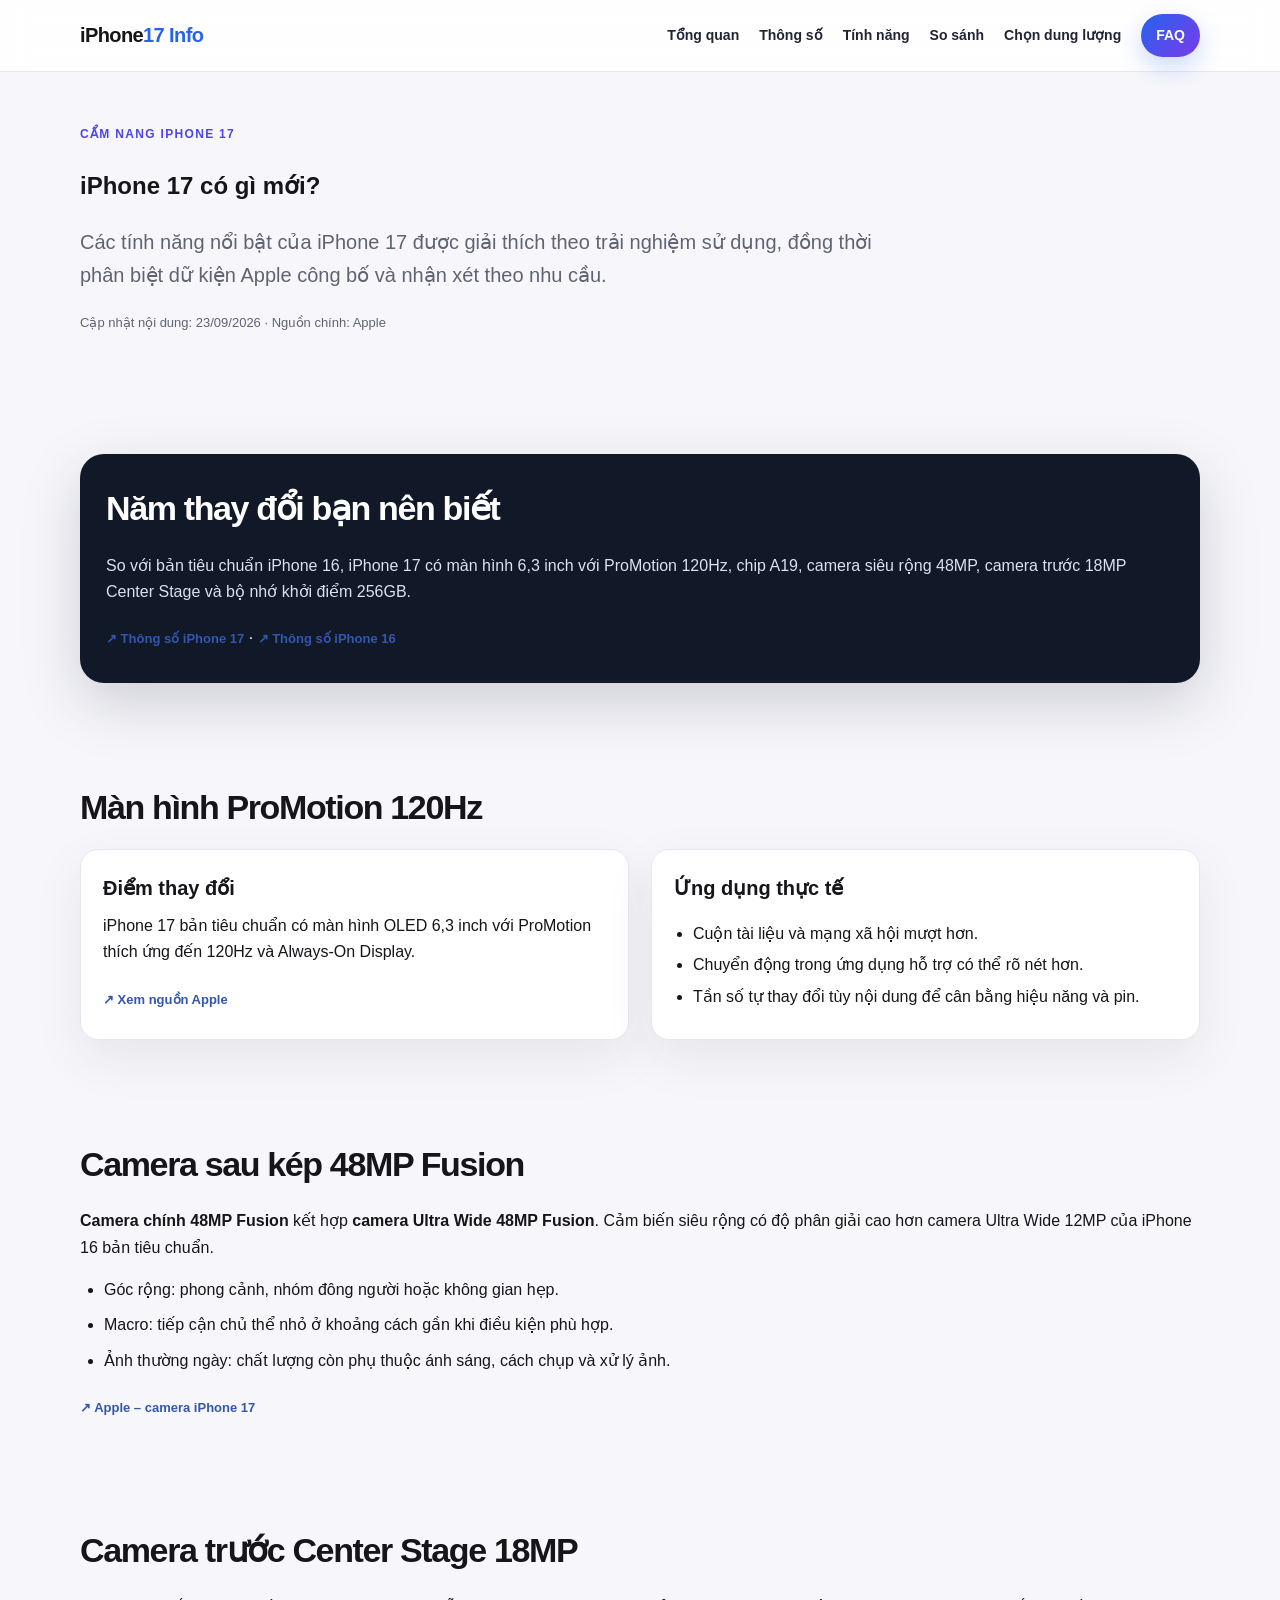
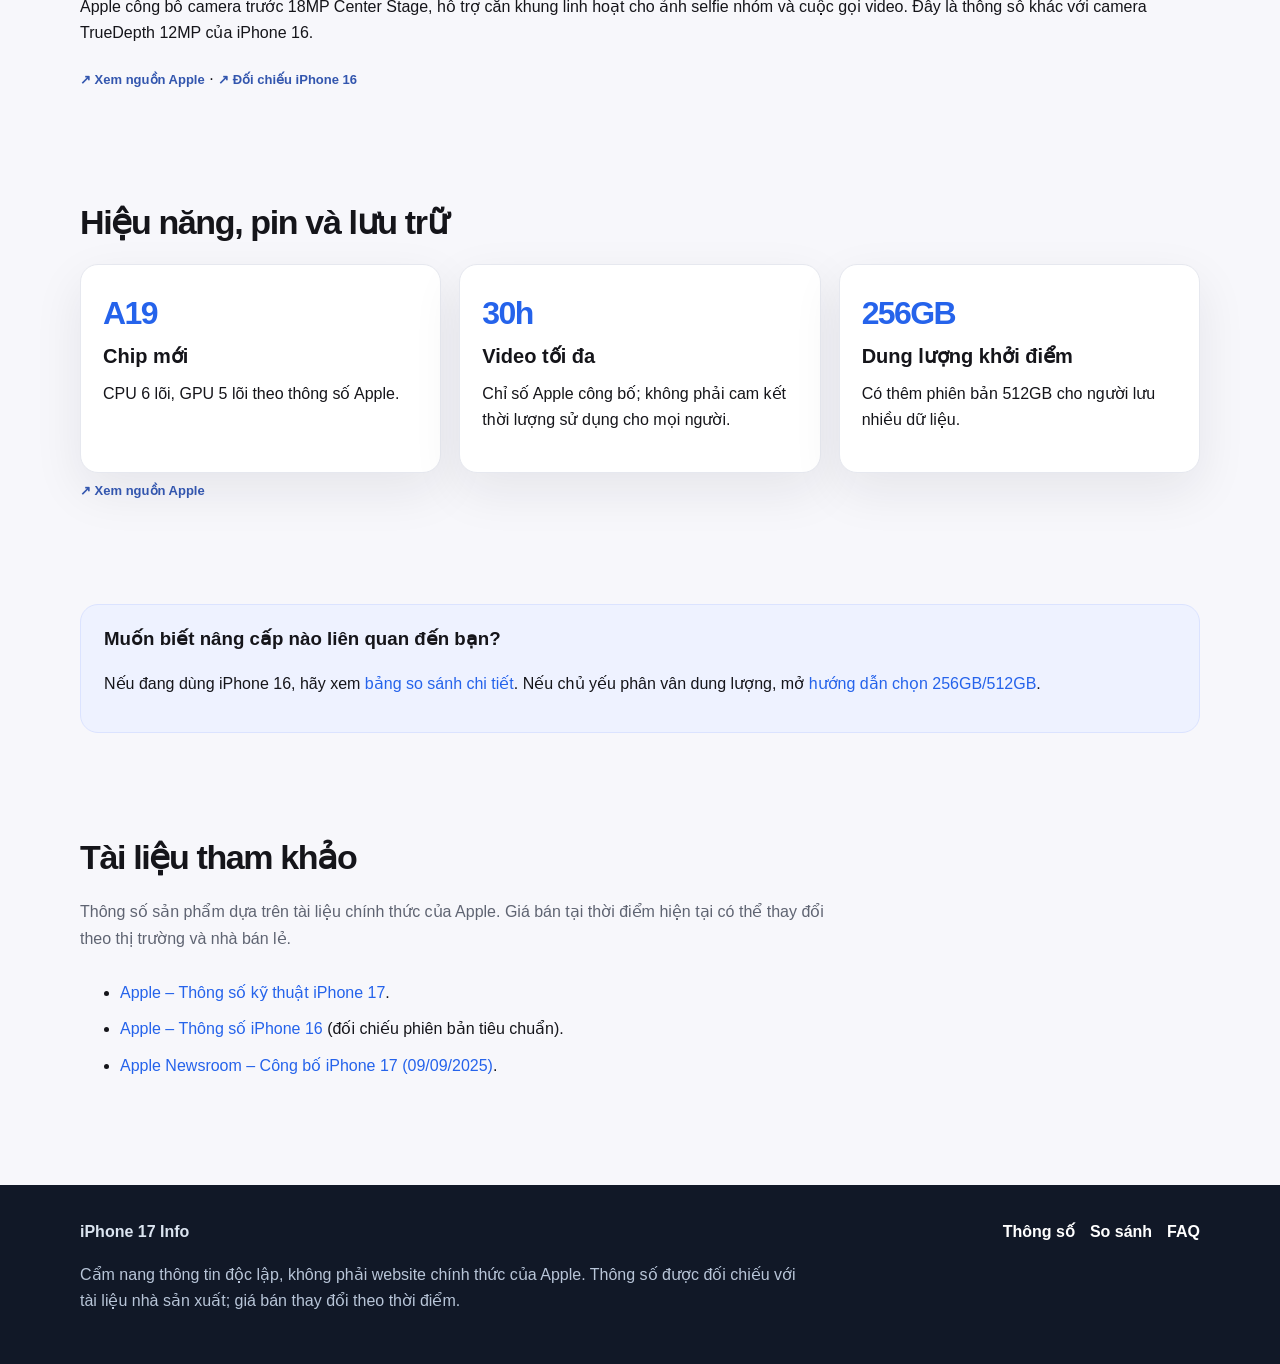
<file: features.html>
<!doctype html>
<html lang="vi">
<head>
<meta charset="utf-8"><meta name="viewport" content="width=device-width, initial-scale=1">
<title>iPhone 17 có gì mới? Màn hình 120Hz, camera và A19</title>
<meta name="description" content="Tìm hiểu điểm mới của iPhone 17: ProMotion 120Hz, camera kép 48MP, Center Stage 18MP, chip A19 và dung lượng.">
<meta name="robots" content="index,follow,max-image-preview:large">
<meta name="theme-color" content="#f7f7fb">
<link rel="canonical" href="https://ttmt97k5.github.io/GEO_Ip17/features.html">
<meta property="og:type" content="website"><meta property="og:locale" content="vi_VN"><meta property="og:title" content="iPhone 17 có gì mới? Màn hình 120Hz, camera và A19"><meta property="og:description" content="Tìm hiểu điểm mới của iPhone 17: ProMotion 120Hz, camera kép 48MP, Center Stage 18MP, chip A19 và dung lượng."><meta property="og:url" content="https://ttmt97k5.github.io/GEO_Ip17/features.html">
<link rel="stylesheet" href="css/style.css">
<script type="application/ld+json">{"@context":"https://schema.org","@graph":[{"@type":"WebPage","@id":"https://ttmt97k5.github.io/GEO_Ip17/features.html#webpage","url":"https://ttmt97k5.github.io/GEO_Ip17/features.html","name":"iPhone 17 có gì mới? Màn hình 120Hz, camera và A19","inLanguage":"vi-VN","isPartOf":{"@id":"https://ttmt97k5.github.io/GEO_Ip17/#website"},"about":{"@id":"https://ttmt97k5.github.io/GEO_Ip17/#iphone17"}},{"@type":"Article","@id":"https://ttmt97k5.github.io/GEO_Ip17/features.html#article","headline":"iPhone 17 có gì mới? Màn hình 120Hz, camera và A19","inLanguage":"vi-VN","mainEntityOfPage":"https://ttmt97k5.github.io/GEO_Ip17/features.html","dateModified":"2026-09-23","author":{"@id":"https://ttmt97k5.github.io/GEO_Ip17/#publisher"},"publisher":{"@id":"https://ttmt97k5.github.io/GEO_Ip17/#publisher"},"about":{"@id":"https://ttmt97k5.github.io/GEO_Ip17/#iphone17"}},{"@type":"BreadcrumbList","itemListElement":[{"@type":"ListItem","position":1,"name":"Trang chủ","item":"https://ttmt97k5.github.io/GEO_Ip17/"},{"@type":"ListItem","position":2,"name":"Tính năng","item":"https://ttmt97k5.github.io/GEO_Ip17/features.html"}]}]}</script>
</head>
<body><a href="#main" class="skip">Đi tới nội dung chính</a>
<header class="topbar"><div class="container nav"><a class="brand" href="index.html" aria-label="iPhone 17 Info, về trang chủ">iPhone<span>17</span> <span class="brand-muted">Info</span></a><button class="mobile-toggle" type="button" aria-expanded="false" aria-controls="primary-menu">☰ Menu</button><nav class="menu" id="primary-menu" aria-label="Điều hướng chính"><a href="index.html">Tổng quan</a><a href="specs.html">Thông số</a><a href="features.html" aria-current="page">Tính năng</a><a href="compare.html">So sánh</a><a href="guide.html">Chọn dung lượng</a><a href="faq.html" class="cta">FAQ</a></nav></div></header>
<main id="main"><section class="container section"><span class="label">CẨM NANG IPHONE 17</span><h1>iPhone 17 có gì mới?</h1><p class="lead intro">Các tính năng nổi bật của iPhone 17 được giải thích theo trải nghiệm sử dụng, đồng thời phân biệt dữ kiện Apple công bố và nhận xét theo nhu cầu.</p><p class="meta-line">Cập nhật nội dung: 23/09/2026 · Nguồn chính: Apple</p></section><div class="container"><section class="section"><div class="answer"><h2>Năm thay đổi bạn nên biết</h2><p>So với bản tiêu chuẩn iPhone 16, iPhone 17 có màn hình 6,3 inch với ProMotion 120Hz, chip A19, camera siêu rộng 48MP, camera trước 18MP Center Stage và bộ nhớ khởi điểm 256GB.</p><a class="source" href="https://www.apple.com/vn/iphone-17/specs/" target="_blank" rel="noopener noreferrer">↗ Thông số iPhone 17</a> · <a class="source" href="https://www.apple.com/vn/iphone-16/specs/" target="_blank" rel="noopener noreferrer">↗ Thông số iPhone 16</a></div></section><section class="section"><h2>Màn hình ProMotion 120Hz</h2><div class="feature-row"><div class="card"><h3>Điểm thay đổi</h3><p>iPhone 17 bản tiêu chuẩn có màn hình OLED 6,3 inch với ProMotion thích ứng đến 120Hz và Always-On Display.</p><a class="source" href="https://www.apple.com/vn/iphone-17/specs/" target="_blank" rel="noopener noreferrer">↗ Xem nguồn Apple</a></div><div class="card"><h3>Ứng dụng thực tế</h3><ul><li>Cuộn tài liệu và mạng xã hội mượt hơn.</li><li>Chuyển động trong ứng dụng hỗ trợ có thể rõ nét hơn.</li><li>Tần số tự thay đổi tùy nội dung để cân bằng hiệu năng và pin.</li></ul></div></div></section><section class="section"><h2>Camera sau kép 48MP Fusion</h2><p><strong>Camera chính 48MP Fusion</strong> kết hợp <strong>camera Ultra Wide 48MP Fusion</strong>. Cảm biến siêu rộng có độ phân giải cao hơn camera Ultra Wide 12MP của iPhone 16 bản tiêu chuẩn.</p><ul class="bullets"><li>Góc rộng: phong cảnh, nhóm đông người hoặc không gian hẹp.</li><li>Macro: tiếp cận chủ thể nhỏ ở khoảng cách gần khi điều kiện phù hợp.</li><li>Ảnh thường ngày: chất lượng còn phụ thuộc ánh sáng, cách chụp và xử lý ảnh.</li></ul><a class="source" href="https://www.apple.com/vn/iphone-17/specs/" target="_blank" rel="noopener noreferrer">↗ Apple – camera iPhone 17</a></section><section class="section"><h2>Camera trước Center Stage 18MP</h2><p>Apple công bố camera trước 18MP Center Stage, hỗ trợ căn khung linh hoạt cho ảnh selfie nhóm và cuộc gọi video. Đây là thông số khác với camera TrueDepth 12MP của iPhone 16.</p><a class="source" href="https://www.apple.com/vn/iphone-17/specs/" target="_blank" rel="noopener noreferrer">↗ Xem nguồn Apple</a> · <a class="source" href="https://www.apple.com/vn/iphone-16/specs/" target="_blank" rel="noopener noreferrer">↗ Đối chiếu iPhone 16</a></section><section class="section"><h2>Hiệu năng, pin và lưu trữ</h2><div class="grid three"><article class="card"><div class="metric">A19</div><h3>Chip mới</h3><p>CPU 6 lõi, GPU 5 lõi theo thông số Apple.</p></article><article class="card"><div class="metric">30h</div><h3>Video tối đa</h3><p>Chỉ số Apple công bố; không phải cam kết thời lượng sử dụng cho mọi người.</p></article><article class="card"><div class="metric">256GB</div><h3>Dung lượng khởi điểm</h3><p>Có thêm phiên bản 512GB cho người lưu nhiều dữ liệu.</p></article></div><a class="source" href="https://www.apple.com/vn/iphone-17/specs/" target="_blank" rel="noopener noreferrer">↗ Xem nguồn Apple</a></section><section class="section"><div class="callout"><h3>Muốn biết nâng cấp nào liên quan đến bạn?</h3><p>Nếu đang dùng iPhone 16, hãy xem <a href="compare.html">bảng so sánh chi tiết</a>. Nếu chủ yếu phân vân dung lượng, mở <a href="guide.html">hướng dẫn chọn 256GB/512GB</a>.</p></div></section><section class="section"><h2>Tài liệu tham khảo</h2><p class="sub">Thông số sản phẩm dựa trên tài liệu chính thức của Apple. Giá bán tại thời điểm hiện tại có thể thay đổi theo thị trường và nhà bán lẻ.</p><ul class="source-list"><li><a href="https://www.apple.com/vn/iphone-17/specs/" target="_blank" rel="noopener noreferrer">Apple – Thông số kỹ thuật iPhone 17</a>.</li><li><a href="https://www.apple.com/vn/iphone-16/specs/" target="_blank" rel="noopener noreferrer">Apple – Thông số iPhone 16</a> (đối chiếu phiên bản tiêu chuẩn).</li><li><a href="https://www.apple.com/vn/newsroom/2025/09/apple-introduces-iphone-17/" target="_blank" rel="noopener noreferrer">Apple Newsroom – Công bố iPhone 17 (09/09/2025)</a>.</li></ul></section></div></main>
<footer class="footer"><div class="container footer-grid"><div><strong>iPhone 17 Info</strong><p>Cẩm nang thông tin độc lập, không phải website chính thức của Apple. Thông số được đối chiếu với tài liệu nhà sản xuất; giá bán thay đổi theo thời điểm.</p></div><div class="footer-links"><a href="specs.html">Thông số</a><a href="compare.html">So sánh</a><a href="faq.html">FAQ</a></div></div></footer>
<script src="js/script.js" defer></script>
</body></html>
</file>
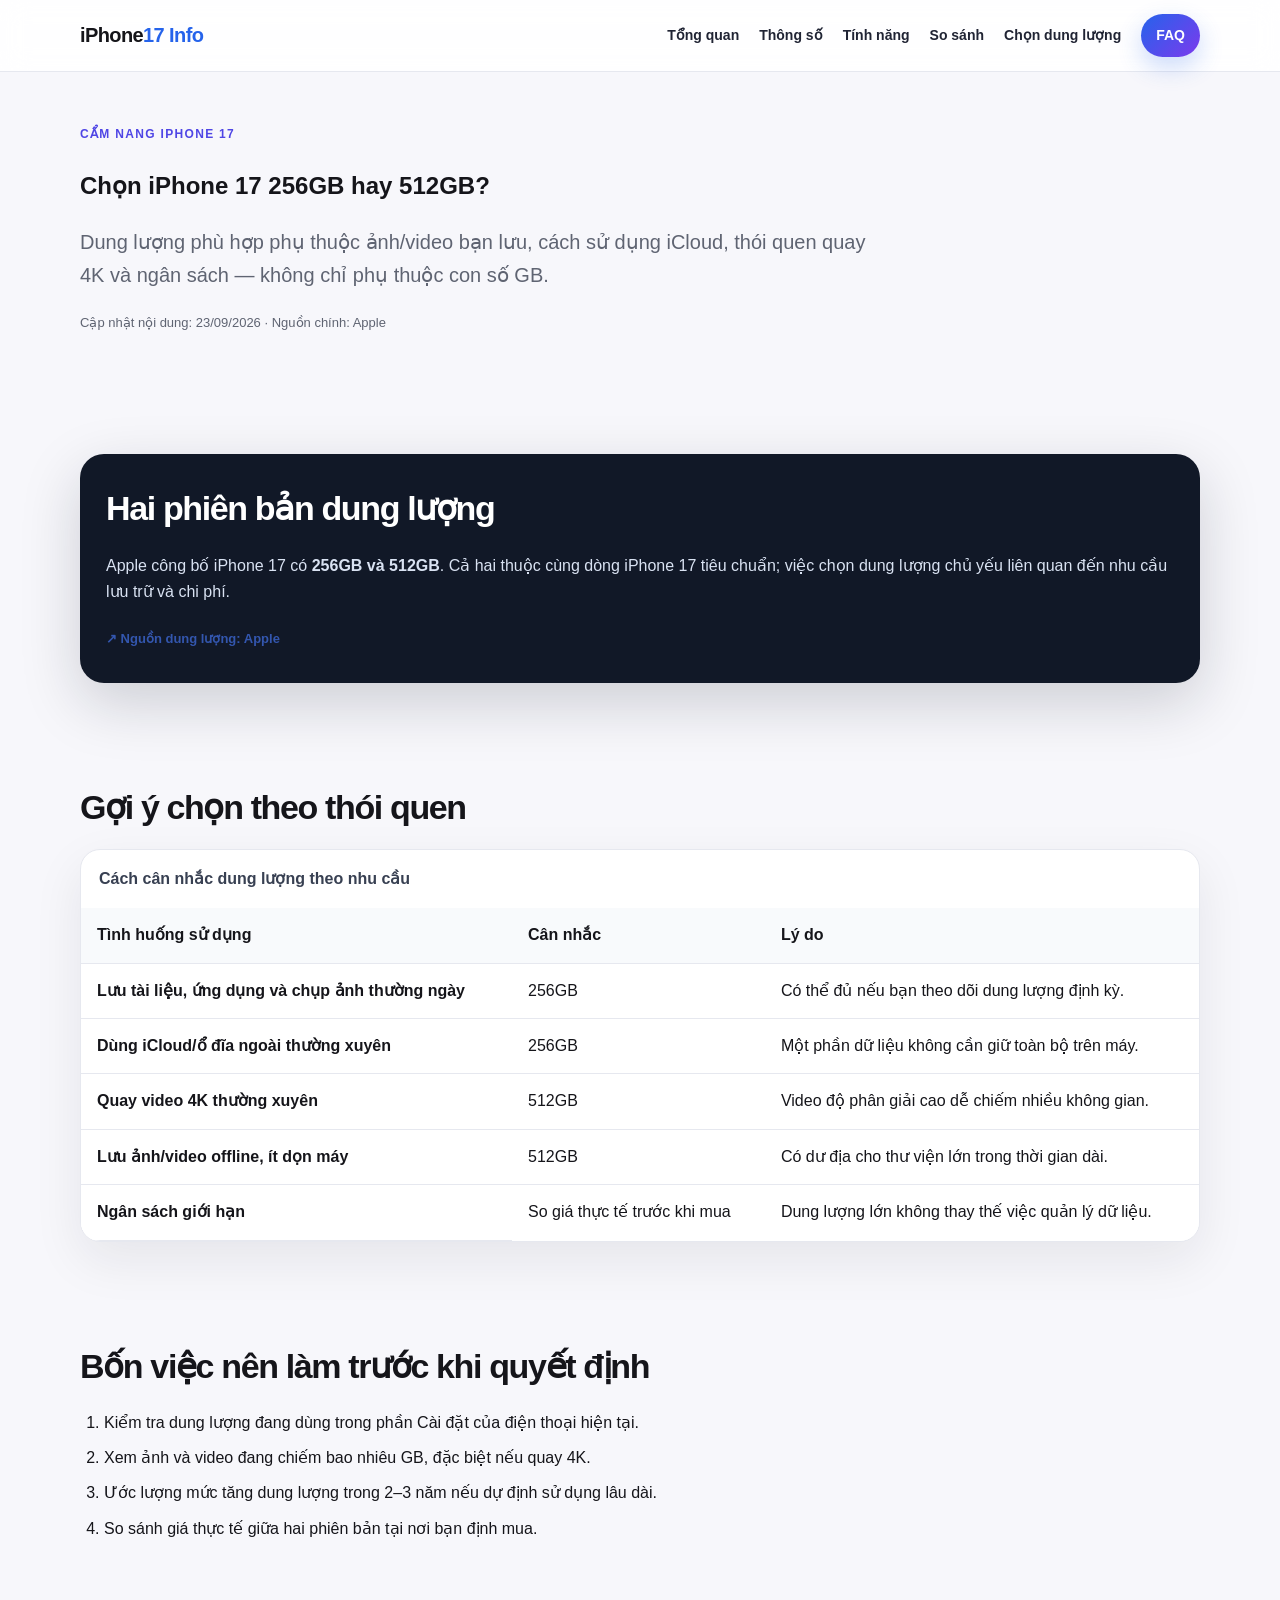
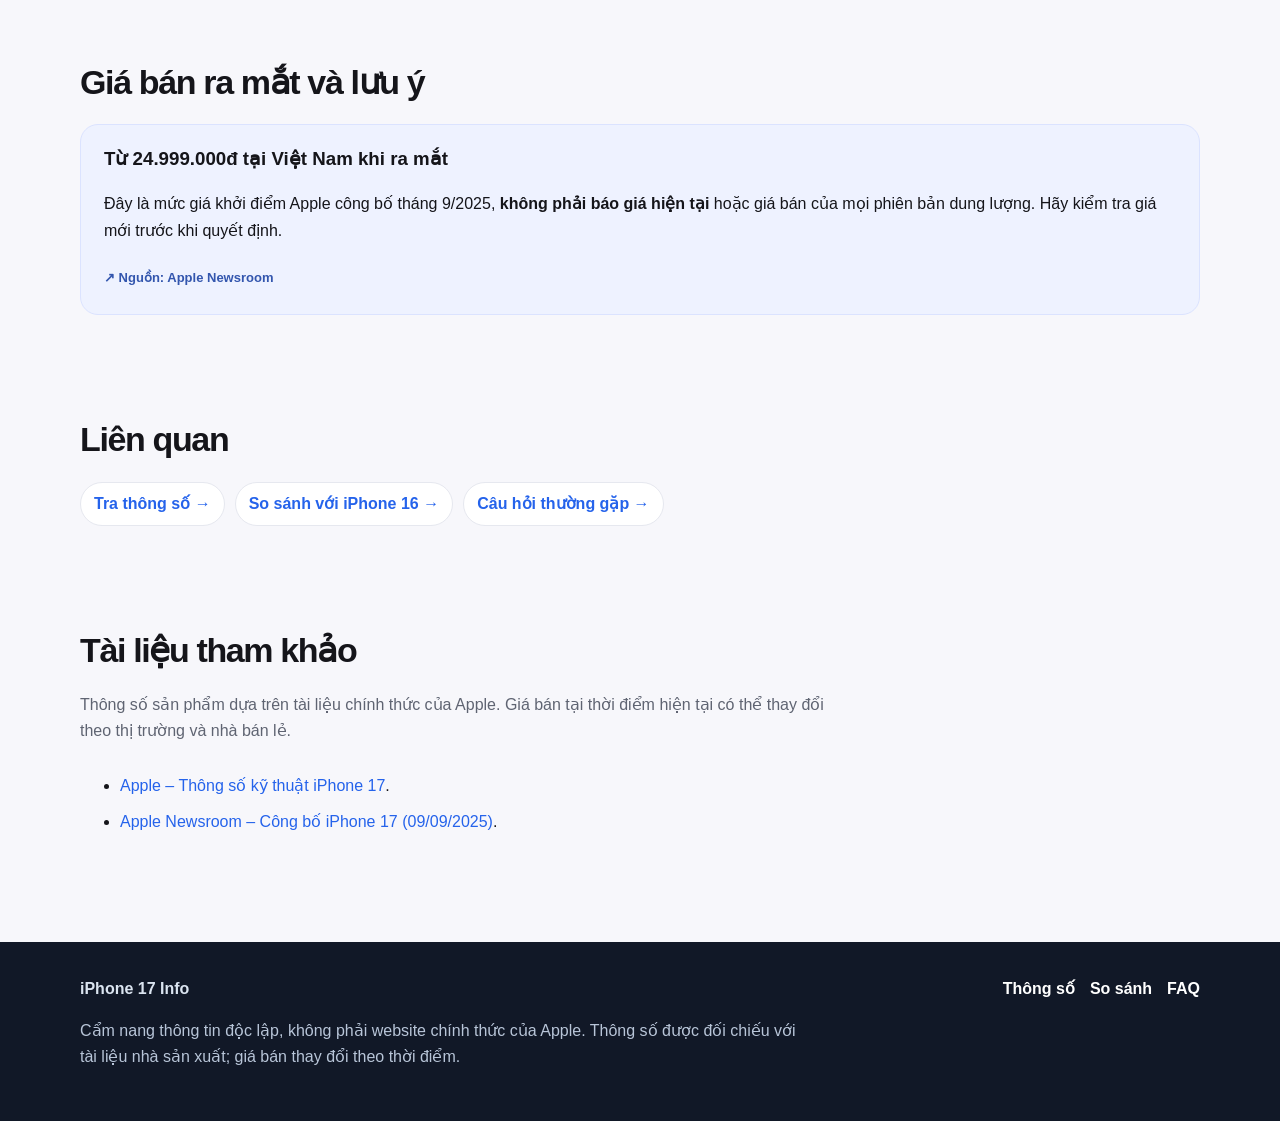
<file: guide.html>
<!doctype html>
<html lang="vi">
<head>
<meta charset="utf-8"><meta name="viewport" content="width=device-width, initial-scale=1">
<title>Nên chọn iPhone 17 256GB hay 512GB?</title>
<meta name="description" content="Hướng dẫn chọn dung lượng iPhone 17 256GB hoặc 512GB theo video, ảnh, iCloud và ngân sách; nguồn Apple.">
<meta name="robots" content="index,follow,max-image-preview:large">
<meta name="theme-color" content="#f7f7fb">
<link rel="canonical" href="https://ttmt97k5.github.io/GEO_Ip17/guide.html">
<meta property="og:type" content="website"><meta property="og:locale" content="vi_VN"><meta property="og:title" content="Nên chọn iPhone 17 256GB hay 512GB?"><meta property="og:description" content="Hướng dẫn chọn dung lượng iPhone 17 256GB hoặc 512GB theo video, ảnh, iCloud và ngân sách; nguồn Apple."><meta property="og:url" content="https://ttmt97k5.github.io/GEO_Ip17/guide.html">
<link rel="stylesheet" href="css/style.css">
<script type="application/ld+json">{"@context":"https://schema.org","@graph":[{"@type":"WebPage","@id":"https://ttmt97k5.github.io/GEO_Ip17/guide.html#webpage","url":"https://ttmt97k5.github.io/GEO_Ip17/guide.html","name":"Nên chọn iPhone 17 256GB hay 512GB?","inLanguage":"vi-VN","isPartOf":{"@id":"https://ttmt97k5.github.io/GEO_Ip17/#website"},"about":{"@id":"https://ttmt97k5.github.io/GEO_Ip17/#iphone17"}},{"@type":"Article","@id":"https://ttmt97k5.github.io/GEO_Ip17/guide.html#article","headline":"Nên chọn iPhone 17 256GB hay 512GB?","inLanguage":"vi-VN","mainEntityOfPage":"https://ttmt97k5.github.io/GEO_Ip17/guide.html","dateModified":"2026-09-23","author":{"@id":"https://ttmt97k5.github.io/GEO_Ip17/#publisher"},"publisher":{"@id":"https://ttmt97k5.github.io/GEO_Ip17/#publisher"},"about":{"@id":"https://ttmt97k5.github.io/GEO_Ip17/#iphone17"}},{"@type":"BreadcrumbList","itemListElement":[{"@type":"ListItem","position":1,"name":"Trang chủ","item":"https://ttmt97k5.github.io/GEO_Ip17/"},{"@type":"ListItem","position":2,"name":"Chọn dung lượng","item":"https://ttmt97k5.github.io/GEO_Ip17/guide.html"}]}]}</script>
</head>
<body><a href="#main" class="skip">Đi tới nội dung chính</a>
<header class="topbar"><div class="container nav"><a class="brand" href="index.html" aria-label="iPhone 17 Info, về trang chủ">iPhone<span>17</span> <span class="brand-muted">Info</span></a><button class="mobile-toggle" type="button" aria-expanded="false" aria-controls="primary-menu">☰ Menu</button><nav class="menu" id="primary-menu" aria-label="Điều hướng chính"><a href="index.html">Tổng quan</a><a href="specs.html">Thông số</a><a href="features.html">Tính năng</a><a href="compare.html">So sánh</a><a href="guide.html" aria-current="page">Chọn dung lượng</a><a href="faq.html" class="cta">FAQ</a></nav></div></header>
<main id="main"><section class="container section"><span class="label">CẨM NANG IPHONE 17</span><h1>Chọn iPhone 17 256GB hay 512GB?</h1><p class="lead intro">Dung lượng phù hợp phụ thuộc ảnh/video bạn lưu, cách sử dụng iCloud, thói quen quay 4K và ngân sách — không chỉ phụ thuộc con số GB.</p><p class="meta-line">Cập nhật nội dung: 23/09/2026 · Nguồn chính: Apple</p></section><div class="container"><section class="section"><div class="answer"><h2>Hai phiên bản dung lượng</h2><p>Apple công bố iPhone 17 có <strong>256GB và 512GB</strong>. Cả hai thuộc cùng dòng iPhone 17 tiêu chuẩn; việc chọn dung lượng chủ yếu liên quan đến nhu cầu lưu trữ và chi phí.</p><a class="source" href="https://www.apple.com/vn/iphone-17/specs/" target="_blank" rel="noopener noreferrer">↗ Nguồn dung lượng: Apple</a></div></section><section class="section"><h2>Gợi ý chọn theo thói quen</h2><div class="table-wrap" role="region" tabindex="0" aria-label="Cách cân nhắc dung lượng theo nhu cầu"><table><caption>Cách cân nhắc dung lượng theo nhu cầu</caption><thead><tr><th scope="col">Tình huống sử dụng</th><th scope="col">Cân nhắc</th><th scope="col">Lý do</th></tr></thead><tbody><tr><th scope="row">Lưu tài liệu, ứng dụng và chụp ảnh thường ngày</th><td>256GB</td><td>Có thể đủ nếu bạn theo dõi dung lượng định kỳ.</td></tr><tr><th scope="row">Dùng iCloud/ổ đĩa ngoài thường xuyên</th><td>256GB</td><td>Một phần dữ liệu không cần giữ toàn bộ trên máy.</td></tr><tr><th scope="row">Quay video 4K thường xuyên</th><td>512GB</td><td>Video độ phân giải cao dễ chiếm nhiều không gian.</td></tr><tr><th scope="row">Lưu ảnh/video offline, ít dọn máy</th><td>512GB</td><td>Có dư địa cho thư viện lớn trong thời gian dài.</td></tr><tr><th scope="row">Ngân sách giới hạn</th><td>So giá thực tế trước khi mua</td><td>Dung lượng lớn không thay thế việc quản lý dữ liệu.</td></tr></tbody></table></div></section><section class="section"><h2>Bốn việc nên làm trước khi quyết định</h2><ol class="bullets"><li>Kiểm tra dung lượng đang dùng trong phần Cài đặt của điện thoại hiện tại.</li><li>Xem ảnh và video đang chiếm bao nhiêu GB, đặc biệt nếu quay 4K.</li><li>Ước lượng mức tăng dung lượng trong 2–3 năm nếu dự định sử dụng lâu dài.</li><li>So sánh giá thực tế giữa hai phiên bản tại nơi bạn định mua.</li></ol></section><section class="section"><h2>Giá bán ra mắt và lưu ý</h2><div class="callout"><h3>Từ 24.999.000đ tại Việt Nam khi ra mắt</h3><p>Đây là mức giá khởi điểm Apple công bố tháng 9/2025, <strong>không phải báo giá hiện tại</strong> hoặc giá bán của mọi phiên bản dung lượng. Hãy kiểm tra giá mới trước khi quyết định.</p><a class="source" href="https://www.apple.com/vn/newsroom/2025/09/apple-introduces-iphone-17/" target="_blank" rel="noopener noreferrer">↗ Nguồn: Apple Newsroom</a></div></section><section class="section"><h2>Liên quan</h2><div class="mini-nav"><a href="specs.html">Tra thông số →</a><a href="compare.html">So sánh với iPhone 16 →</a><a href="faq.html">Câu hỏi thường gặp →</a></div></section><section class="section"><h2>Tài liệu tham khảo</h2><p class="sub">Thông số sản phẩm dựa trên tài liệu chính thức của Apple. Giá bán tại thời điểm hiện tại có thể thay đổi theo thị trường và nhà bán lẻ.</p><ul class="source-list"><li><a href="https://www.apple.com/vn/iphone-17/specs/" target="_blank" rel="noopener noreferrer">Apple – Thông số kỹ thuật iPhone 17</a>.</li><li><a href="https://www.apple.com/vn/newsroom/2025/09/apple-introduces-iphone-17/" target="_blank" rel="noopener noreferrer">Apple Newsroom – Công bố iPhone 17 (09/09/2025)</a>.</li></ul></section></div></main>
<footer class="footer"><div class="container footer-grid"><div><strong>iPhone 17 Info</strong><p>Cẩm nang thông tin độc lập, không phải website chính thức của Apple. Thông số được đối chiếu với tài liệu nhà sản xuất; giá bán thay đổi theo thời điểm.</p></div><div class="footer-links"><a href="specs.html">Thông số</a><a href="compare.html">So sánh</a><a href="faq.html">FAQ</a></div></div></footer>
<script src="js/script.js" defer></script>
</body></html>
</file>
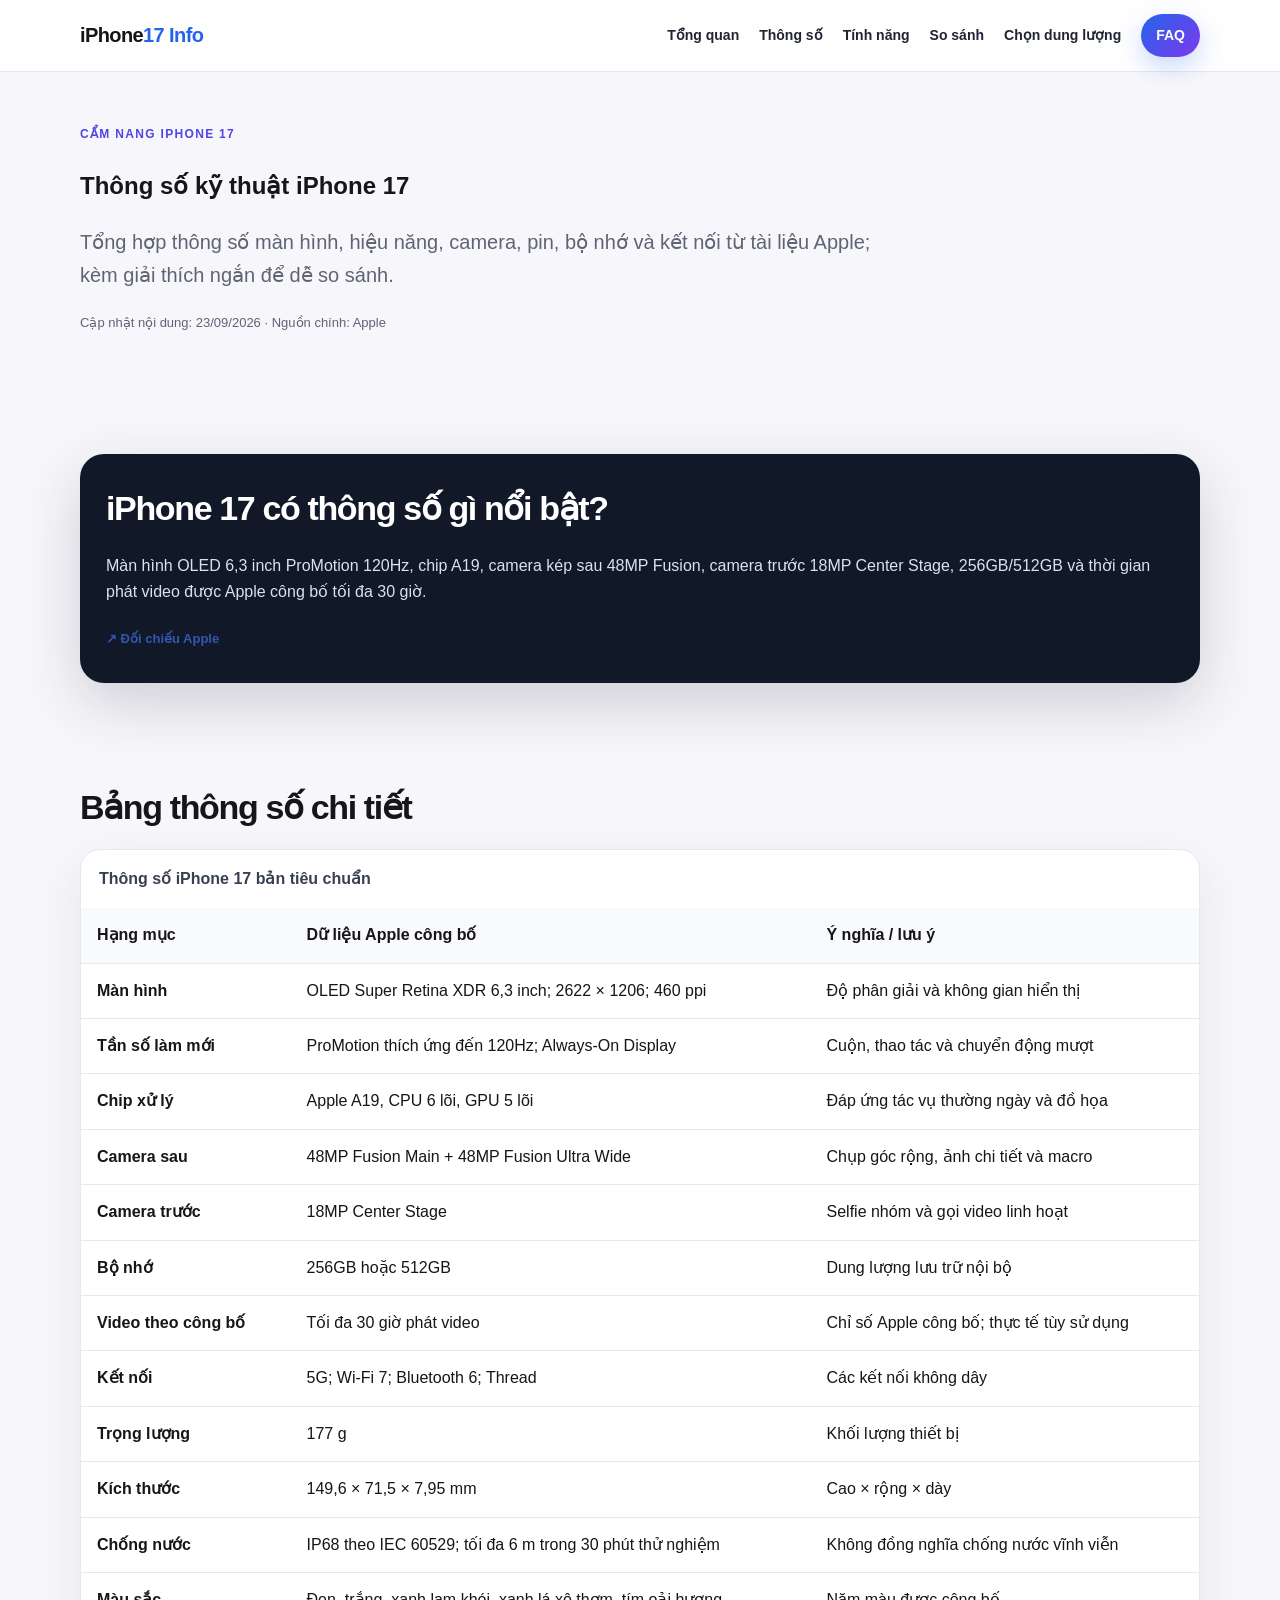
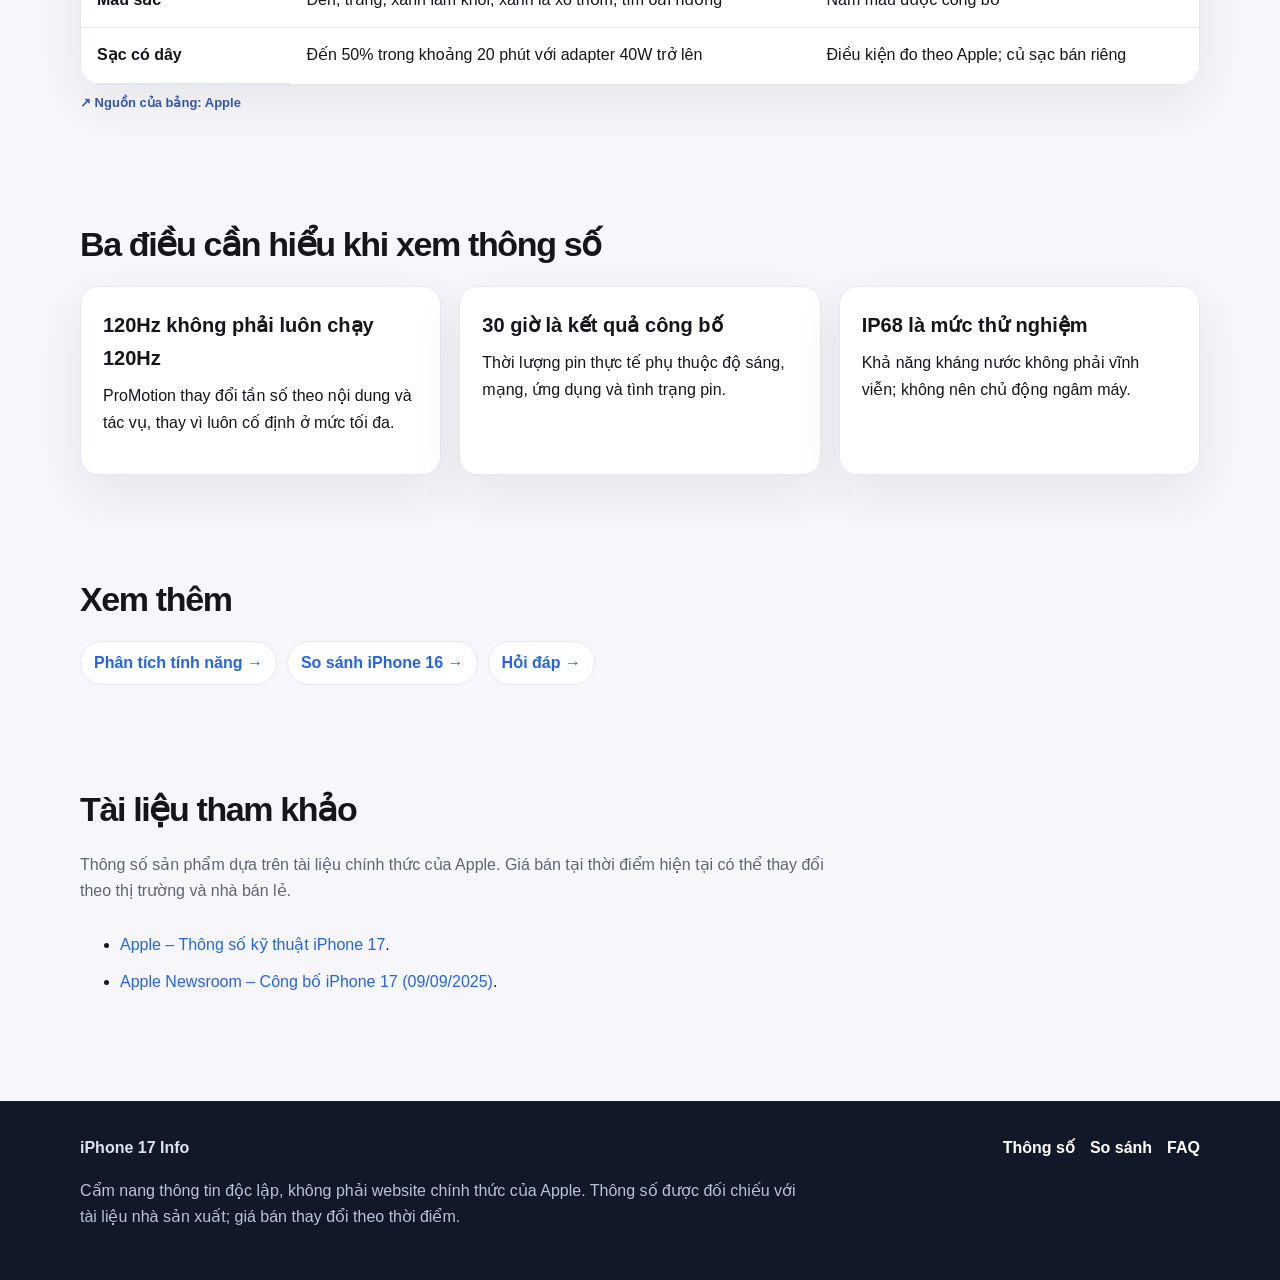
<file: specs.html>
<!doctype html>
<html lang="vi">
<head>
<meta charset="utf-8"><meta name="viewport" content="width=device-width, initial-scale=1">
<title>Thông số iPhone 17: màn hình, camera, A19 và pin</title>
<meta name="description" content="Thông số kỹ thuật iPhone 17 bản tiêu chuẩn: OLED 6,3 inch 120Hz, chip A19, camera 48MP, pin, kích thước và kết nối.">
<meta name="robots" content="index,follow,max-image-preview:large">
<meta name="theme-color" content="#f7f7fb">
<link rel="canonical" href="https://ttmt97k5.github.io/GEO_Ip17/specs.html">
<meta property="og:type" content="website"><meta property="og:locale" content="vi_VN"><meta property="og:title" content="Thông số iPhone 17: màn hình, camera, A19 và pin"><meta property="og:description" content="Thông số kỹ thuật iPhone 17 bản tiêu chuẩn: OLED 6,3 inch 120Hz, chip A19, camera 48MP, pin, kích thước và kết nối."><meta property="og:url" content="https://ttmt97k5.github.io/GEO_Ip17/specs.html">
<link rel="stylesheet" href="css/style.css">
<script type="application/ld+json">{"@context":"https://schema.org","@graph":[{"@type":"WebPage","@id":"https://ttmt97k5.github.io/GEO_Ip17/specs.html#webpage","url":"https://ttmt97k5.github.io/GEO_Ip17/specs.html","name":"Thông số iPhone 17: màn hình, camera, A19 và pin","inLanguage":"vi-VN","isPartOf":{"@id":"https://ttmt97k5.github.io/GEO_Ip17/#website"},"about":{"@id":"https://ttmt97k5.github.io/GEO_Ip17/#iphone17"}},{"@type":"Article","@id":"https://ttmt97k5.github.io/GEO_Ip17/specs.html#article","headline":"Thông số iPhone 17: màn hình, camera, A19 và pin","inLanguage":"vi-VN","mainEntityOfPage":"https://ttmt97k5.github.io/GEO_Ip17/specs.html","dateModified":"2026-09-23","author":{"@id":"https://ttmt97k5.github.io/GEO_Ip17/#publisher"},"publisher":{"@id":"https://ttmt97k5.github.io/GEO_Ip17/#publisher"},"about":{"@id":"https://ttmt97k5.github.io/GEO_Ip17/#iphone17"}},{"@type":"BreadcrumbList","itemListElement":[{"@type":"ListItem","position":1,"name":"Trang chủ","item":"https://ttmt97k5.github.io/GEO_Ip17/"},{"@type":"ListItem","position":2,"name":"Thông số","item":"https://ttmt97k5.github.io/GEO_Ip17/specs.html"}]}]}</script>
</head>
<body><a href="#main" class="skip">Đi tới nội dung chính</a>
<header class="topbar"><div class="container nav"><a class="brand" href="index.html" aria-label="iPhone 17 Info, về trang chủ">iPhone<span>17</span> <span class="brand-muted">Info</span></a><button class="mobile-toggle" type="button" aria-expanded="false" aria-controls="primary-menu">☰ Menu</button><nav class="menu" id="primary-menu" aria-label="Điều hướng chính"><a href="index.html">Tổng quan</a><a href="specs.html" aria-current="page">Thông số</a><a href="features.html">Tính năng</a><a href="compare.html">So sánh</a><a href="guide.html">Chọn dung lượng</a><a href="faq.html" class="cta">FAQ</a></nav></div></header>
<main id="main"><section class="container section"><span class="label">CẨM NANG IPHONE 17</span><h1>Thông số kỹ thuật iPhone 17</h1><p class="lead intro">Tổng hợp thông số màn hình, hiệu năng, camera, pin, bộ nhớ và kết nối từ tài liệu Apple; kèm giải thích ngắn để dễ so sánh.</p><p class="meta-line">Cập nhật nội dung: 23/09/2026 · Nguồn chính: Apple</p></section><div class="container"><section class="section"><div class="answer"><h2>iPhone 17 có thông số gì nổi bật?</h2><p>Màn hình OLED 6,3 inch ProMotion 120Hz, chip A19, camera kép sau 48MP Fusion, camera trước 18MP Center Stage, 256GB/512GB và thời gian phát video được Apple công bố tối đa 30 giờ.</p><a class="source" href="https://www.apple.com/vn/iphone-17/specs/" target="_blank" rel="noopener noreferrer">↗ Đối chiếu Apple</a></div></section><section class="section"><h2>Bảng thông số chi tiết</h2><div class="table-wrap" role="region" tabindex="0" aria-label="Thông số iPhone 17 bản tiêu chuẩn"><table><caption>Thông số iPhone 17 bản tiêu chuẩn</caption><thead><tr><th scope="col">Hạng mục</th><th scope="col">Dữ liệu Apple công bố</th><th scope="col">Ý nghĩa / lưu ý</th></tr></thead><tbody><tr><th scope="row">Màn hình</th><td>OLED Super Retina XDR 6,3 inch; 2622 × 1206; 460 ppi</td><td>Độ phân giải và không gian hiển thị</td></tr><tr><th scope="row">Tần số làm mới</th><td>ProMotion thích ứng đến 120Hz; Always-On Display</td><td>Cuộn, thao tác và chuyển động mượt</td></tr><tr><th scope="row">Chip xử lý</th><td>Apple A19, CPU 6 lõi, GPU 5 lõi</td><td>Đáp ứng tác vụ thường ngày và đồ họa</td></tr><tr><th scope="row">Camera sau</th><td>48MP Fusion Main + 48MP Fusion Ultra Wide</td><td>Chụp góc rộng, ảnh chi tiết và macro</td></tr><tr><th scope="row">Camera trước</th><td>18MP Center Stage</td><td>Selfie nhóm và gọi video linh hoạt</td></tr><tr><th scope="row">Bộ nhớ</th><td>256GB hoặc 512GB</td><td>Dung lượng lưu trữ nội bộ</td></tr><tr><th scope="row">Video theo công bố</th><td>Tối đa 30 giờ phát video</td><td>Chỉ số Apple công bố; thực tế tùy sử dụng</td></tr><tr><th scope="row">Kết nối</th><td>5G; Wi-Fi 7; Bluetooth 6; Thread</td><td>Các kết nối không dây</td></tr><tr><th scope="row">Trọng lượng</th><td>177 g</td><td>Khối lượng thiết bị</td></tr><tr><th scope="row">Kích thước</th><td>149,6 × 71,5 × 7,95 mm</td><td>Cao × rộng × dày</td></tr><tr><th scope="row">Chống nước</th><td>IP68 theo IEC 60529; tối đa 6 m trong 30 phút thử nghiệm</td><td>Không đồng nghĩa chống nước vĩnh viễn</td></tr><tr><th scope="row">Màu sắc</th><td>Đen, trắng, xanh lam khói, xanh lá xô thơm, tím oải hương</td><td>Năm màu được công bố</td></tr><tr><th scope="row">Sạc có dây</th><td>Đến 50% trong khoảng 20 phút với adapter 40W trở lên</td><td>Điều kiện đo theo Apple; củ sạc bán riêng</td></tr></tbody></table></div><a class="source" href="https://www.apple.com/vn/iphone-17/specs/" target="_blank" rel="noopener noreferrer">↗ Nguồn của bảng: Apple</a></section><section class="section"><h2>Ba điều cần hiểu khi xem thông số</h2><div class="grid three"><article class="card"><h3>120Hz không phải luôn chạy 120Hz</h3><p>ProMotion thay đổi tần số theo nội dung và tác vụ, thay vì luôn cố định ở mức tối đa.</p></article><article class="card"><h3>30 giờ là kết quả công bố</h3><p>Thời lượng pin thực tế phụ thuộc độ sáng, mạng, ứng dụng và tình trạng pin.</p></article><article class="card"><h3>IP68 là mức thử nghiệm</h3><p>Khả năng kháng nước không phải vĩnh viễn; không nên chủ động ngâm máy.</p></article></div></section><section class="section"><h2>Xem thêm</h2><div class="mini-nav"><a href="features.html">Phân tích tính năng →</a><a href="compare.html">So sánh iPhone 16 →</a><a href="faq.html">Hỏi đáp →</a></div></section><section class="section"><h2>Tài liệu tham khảo</h2><p class="sub">Thông số sản phẩm dựa trên tài liệu chính thức của Apple. Giá bán tại thời điểm hiện tại có thể thay đổi theo thị trường và nhà bán lẻ.</p><ul class="source-list"><li><a href="https://www.apple.com/vn/iphone-17/specs/" target="_blank" rel="noopener noreferrer">Apple – Thông số kỹ thuật iPhone 17</a>.</li><li><a href="https://www.apple.com/vn/newsroom/2025/09/apple-introduces-iphone-17/" target="_blank" rel="noopener noreferrer">Apple Newsroom – Công bố iPhone 17 (09/09/2025)</a>.</li></ul></section></div></main>
<footer class="footer"><div class="container footer-grid"><div><strong>iPhone 17 Info</strong><p>Cẩm nang thông tin độc lập, không phải website chính thức của Apple. Thông số được đối chiếu với tài liệu nhà sản xuất; giá bán thay đổi theo thời điểm.</p></div><div class="footer-links"><a href="specs.html">Thông số</a><a href="compare.html">So sánh</a><a href="faq.html">FAQ</a></div></div></footer>
<script src="js/script.js" defer></script>
</body></html>
</file>
<file: css/style.css>
:root{--bg:#f7f7fb;--card:#ffffff;--text:#15151a;--muted:#5f6472;--line:#e6e8ef;--accent:#2563eb;--accent2:#7c3aed;--ok:#16a34a;--warn:#f59e0b;--radius:18px;--shadow:0 18px 50px rgba(20,24,40,.08)}
*{box-sizing:border-box}html{scroll-behavior:smooth}body{margin:0;font-family:Inter,Arial,sans-serif;background:var(--bg);color:var(--text);line-height:1.65}a{color:var(--accent);text-decoration:none}a:hover{text-decoration:underline}.container{width:min(1120px,92%);margin:auto}.topbar{position:sticky;top:0;z-index:20;background:rgba(255,255,255,.88);backdrop-filter:blur(14px);border-bottom:1px solid var(--line)}.nav{display:flex;align-items:center;justify-content:space-between;padding:14px 0}.brand{font-weight:800;letter-spacing:-.03em;color:var(--text);font-size:20px}.brand span{color:var(--accent)}.menu{display:flex;gap:20px;align-items:center}.menu a{color:#202434;font-weight:600;font-size:14px}.cta{background:linear-gradient(135deg,var(--accent),var(--accent2));color:#fff!important;padding:10px 15px;border-radius:999px;box-shadow:0 10px 25px rgba(37,99,235,.24)}.hero{display:grid;grid-template-columns:1.05fr .95fr;align-items:center;gap:46px;padding:70px 0 48px}.eyebrow{display:inline-flex;gap:8px;align-items:center;background:#eaf1ff;color:#1748b9;padding:8px 12px;border-radius:999px;font-weight:700;font-size:13px}.hero h1{font-size:56px;line-height:1.03;margin:18px 0 18px;letter-spacing:-.06em}.lead{font-size:20px;color:var(--muted);max-width:690px}.actions{display:flex;gap:14px;margin-top:28px;flex-wrap:wrap}.btn{display:inline-flex;align-items:center;justify-content:center;border:1px solid var(--line);padding:12px 18px;border-radius:999px;font-weight:800;color:var(--text);background:#fff}.btn.primary{background:#111827;color:#fff;border-color:#111827}.phone-visual{min-height:460px;background:radial-gradient(circle at 30% 20%,rgba(124,58,237,.26),transparent 28%),radial-gradient(circle at 75% 22%,rgba(37,99,235,.2),transparent 26%),linear-gradient(135deg,#eef2ff,#fff);border:1px solid var(--line);border-radius:34px;box-shadow:var(--shadow);display:flex;align-items:center;justify-content:center;position:relative;overflow:hidden}.device{width:220px;height:390px;border-radius:40px;background:linear-gradient(155deg,#111827,#363b4a);box-shadow:0 30px 70px rgba(0,0,0,.28);border:8px solid #10131b;position:relative}.device:before{content:"";position:absolute;top:14px;left:50%;transform:translateX(-50%);width:74px;height:22px;background:#090b11;border-radius:99px}.device:after{content:"17";position:absolute;inset:auto 18px 28px 18px;color:#fff;font-weight:900;font-size:42px;text-align:center;letter-spacing:-.08em}.orb{position:absolute;border-radius:999px;background:#fff;border:1px solid var(--line);box-shadow:var(--shadow);padding:12px 15px;font-weight:800}.orb.one{left:40px;top:85px}.orb.two{right:36px;top:145px}.orb.three{left:58px;bottom:78px}.section{padding:48px 0}.section h2{font-size:34px;letter-spacing:-.04em;margin:0 0 14px}.sub{color:var(--muted);max-width:760px;margin:0 0 28px}.grid{display:grid;gap:18px}.grid.four{grid-template-columns:repeat(4,1fr)}.grid.three{grid-template-columns:repeat(3,1fr)}.card{background:var(--card);border:1px solid var(--line);border-radius:var(--radius);padding:22px;box-shadow:var(--shadow)}.card h3{margin:0 0 8px;font-size:20px}.metric{font-size:32px;font-weight:900;letter-spacing:-.05em;color:var(--accent)}.answer{background:#111827;color:#fff;border-radius:24px;padding:26px;box-shadow:0 20px 60px rgba(17,24,39,.18)}.answer h2{color:#fff}.answer p{color:#d9e2f2}.pill-list{display:flex;gap:10px;flex-wrap:wrap;margin-top:18px}.pill{padding:8px 12px;background:#f1f5f9;border:1px solid var(--line);border-radius:999px;font-weight:700;font-size:13px}.answer .pill{background:rgba(255,255,255,.11);border-color:rgba(255,255,255,.18);color:#fff}.table-wrap{overflow-x:auto;background:#fff;border:1px solid var(--line);border-radius:20px;box-shadow:var(--shadow)}table{width:100%;border-collapse:collapse;background:#fff}th,td{padding:14px 16px;border-bottom:1px solid var(--line);text-align:left;vertical-align:top}th{background:#f8fafc;font-weight:900}tr:last-child td{border-bottom:0}.check{color:var(--ok);font-weight:900}.toc{display:grid;grid-template-columns:repeat(5,1fr);gap:12px}.toc a{background:#fff;border:1px solid var(--line);padding:14px;border-radius:16px;color:var(--text);font-weight:800;box-shadow:0 10px 35px rgba(20,24,40,.05)}.faq{display:grid;gap:14px}.faq details{background:#fff;border:1px solid var(--line);border-radius:16px;padding:18px 20px;box-shadow:0 12px 35px rgba(20,24,40,.05)}.faq summary{cursor:pointer;font-weight:900}.source-list li{margin-bottom:10px}.footer{padding:34px 0;background:#111827;color:#dbe4f0;margin-top:42px}.footer a{color:#fff}.note{border-left:4px solid var(--accent);background:#eff6ff;padding:16px 18px;border-radius:12px;color:#1e3a8a}.steps{counter-reset:item}.step{position:relative;padding-left:60px}.step:before{counter-increment:item;content:counter(item);position:absolute;left:0;top:18px;width:38px;height:38px;border-radius:50%;background:#111827;color:#fff;display:flex;align-items:center;justify-content:center;font-weight:900}.kbd{font-family:ui-monospace,Menlo,Consolas,monospace;background:#f1f5f9;border:1px solid var(--line);border-radius:8px;padding:2px 6px}.mobile-toggle{display:none;background:#fff;border:1px solid var(--line);border-radius:12px;padding:8px 10px;font-weight:800}
@media(max-width:920px){.hero{grid-template-columns:1fr}.grid.four,.grid.three{grid-template-columns:repeat(2,1fr)}.toc{grid-template-columns:repeat(2,1fr)}.hero h1{font-size:44px}.menu{display:none;position:absolute;left:0;right:0;top:61px;background:#fff;border-bottom:1px solid var(--line);padding:14px 4%;flex-direction:column;align-items:flex-start}.menu.open{display:flex}.mobile-toggle{display:block}}
@media(max-width:560px){.grid.four,.grid.three{grid-template-columns:1fr}.toc{grid-template-columns:1fr}.hero{padding:44px 0 30px}.hero h1{font-size:36px}.lead{font-size:17px}.phone-visual{min-height:360px}.device{width:180px;height:310px}.orb{font-size:12px}.orb.one{left:20px}.orb.two{right:20px}.orb.three{left:25px}.section h2{font-size:28px}th,td{padding:12px;font-size:14px}.actions{display:grid}.btn{width:100%}}
@media print{.topbar,.actions,.phone-visual,.footer{display:none}.section{padding:18px 0}.card,.table-wrap{box-shadow:none}}

/* Nội dung mở rộng, giữ nguyên tông màu và bố cục của bản đầu */
:root{color-scheme:light}main{min-height:52vh}.container.narrow{max-width:880px}.section-header{margin-bottom:24px}.section-header p{margin-top:0;color:var(--muted)}.source{display:inline-block;color:#3356ae;font-size:13px;font-weight:600;margin:7px 0}.source:focus-visible,.btn:focus-visible,a:focus-visible,button:focus-visible,summary:focus-visible{outline:3px solid #60a5fa;outline-offset:3px}.meta-line{color:var(--muted);font-size:13px;margin:8px 0 25px}.label{font-size:12px;letter-spacing:.11em;color:#4f46e5;font-weight:800;text-transform:uppercase}.intro{max-width:800px}.table-wrap caption{caption-side:top;text-align:left;padding:16px 18px;font-weight:800;color:#384052}.table-wrap th[scope="row"]{background:#fff;min-width:160px}.table-wrap table{min-width:650px}.table-wrap tr:hover td{background:#fafaff}.feature-row{display:grid;grid-template-columns:1fr 1fr;gap:22px}.feature-row .card{min-height:180px}.card p{margin-top:8px}.card ul{padding-left:19px;margin-bottom:0}.card li{margin-bottom:5px}.callout{background:#eef2ff;border:1px solid #dbe3ff;border-radius:18px;padding:19px 23px}.callout h3{margin:0 0 8px}.bullets{padding-left:24px}.bullets li{margin:9px 0}.section-divider{border:0;border-top:1px solid var(--line);margin:10px 0}.mini-nav{display:flex;gap:10px;flex-wrap:wrap;margin-top:14px}.mini-nav a{background:#fff;border:1px solid var(--line);padding:8px 13px;border-radius:999px;font-weight:700}.source-list a{word-break:break-word}.footer p{max-width:730px;color:#b8c5d8}.faq details p{margin-bottom:6px}.faq details .source{margin:4px 0}.faq details[open]{border-color:#b5c8fb}.faq summary{list-style:none;position:relative;padding-right:25px}.faq summary::-webkit-details-marker{display:none}.faq summary:after{content:"+";position:absolute;right:0;top:0;color:var(--accent);font-size:22px;line-height:1}.faq details[open] summary:after{content:"−"}.skip{position:absolute;left:-9999px;z-index:100;background:#fff;padding:8px}.skip:focus{left:10px;top:10px}.phone-visual .orb{color:#1e3a8a}.device:after{color:#dce7ff}.small{font-size:14px;color:var(--muted)}.hero .lead{max-width:580px}.quote{font-size:20px;font-weight:750;line-height:1.5}.footer-grid{display:flex;align-items:flex-start;justify-content:space-between;gap:32px}.footer-links{display:flex;gap:15px;flex-wrap:wrap}.footer-links a{font-weight:700}.nav .brand:hover{text-decoration:none}
@media(max-width:920px){.feature-row{grid-template-columns:1fr}.footer-grid{display:block}.footer-links{margin-top:10px}}@media(max-width:560px){.callout{padding:16px}.hero h1{font-size:39px}.table-wrap table{min-width:600px}.section{padding:33px 0}.phone-visual{min-height:330px}}
@media(prefers-reduced-motion:reduce){html{scroll-behavior:auto}*{scroll-behavior:auto!important}}
</file>
